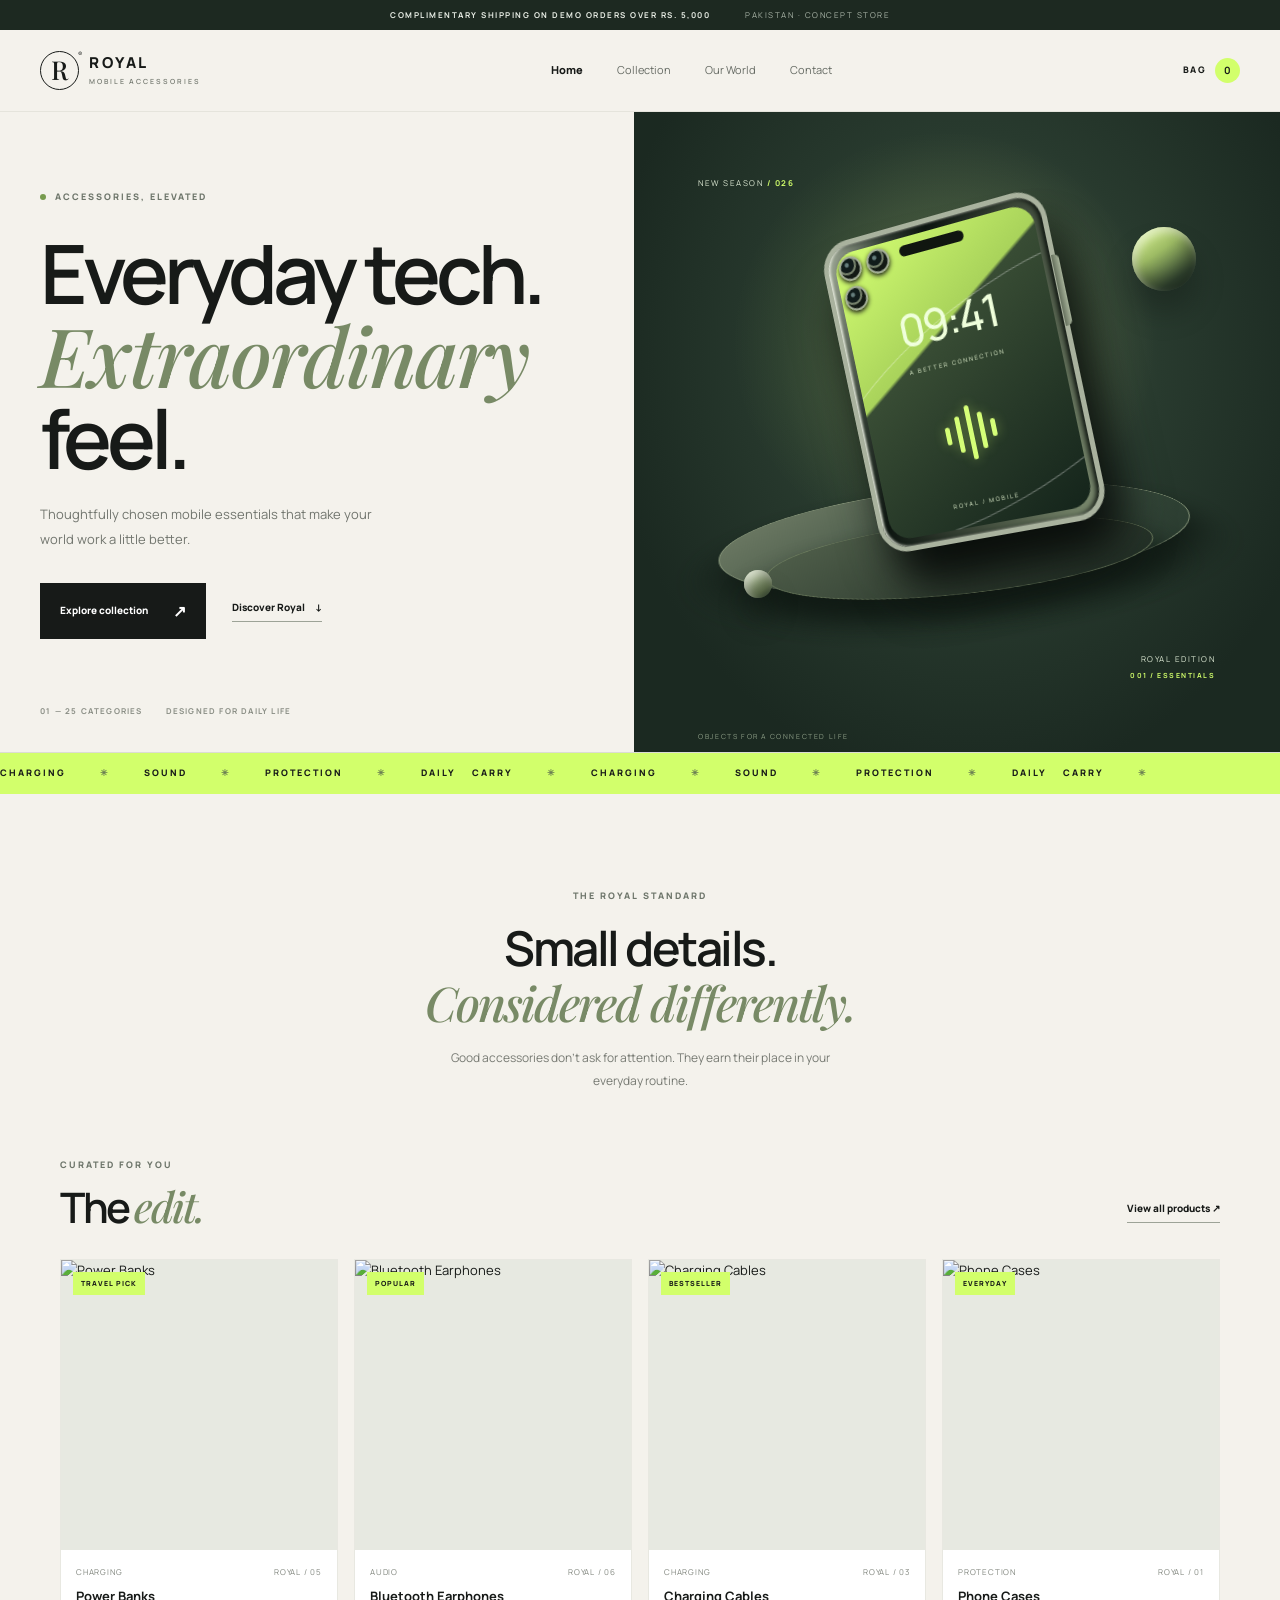
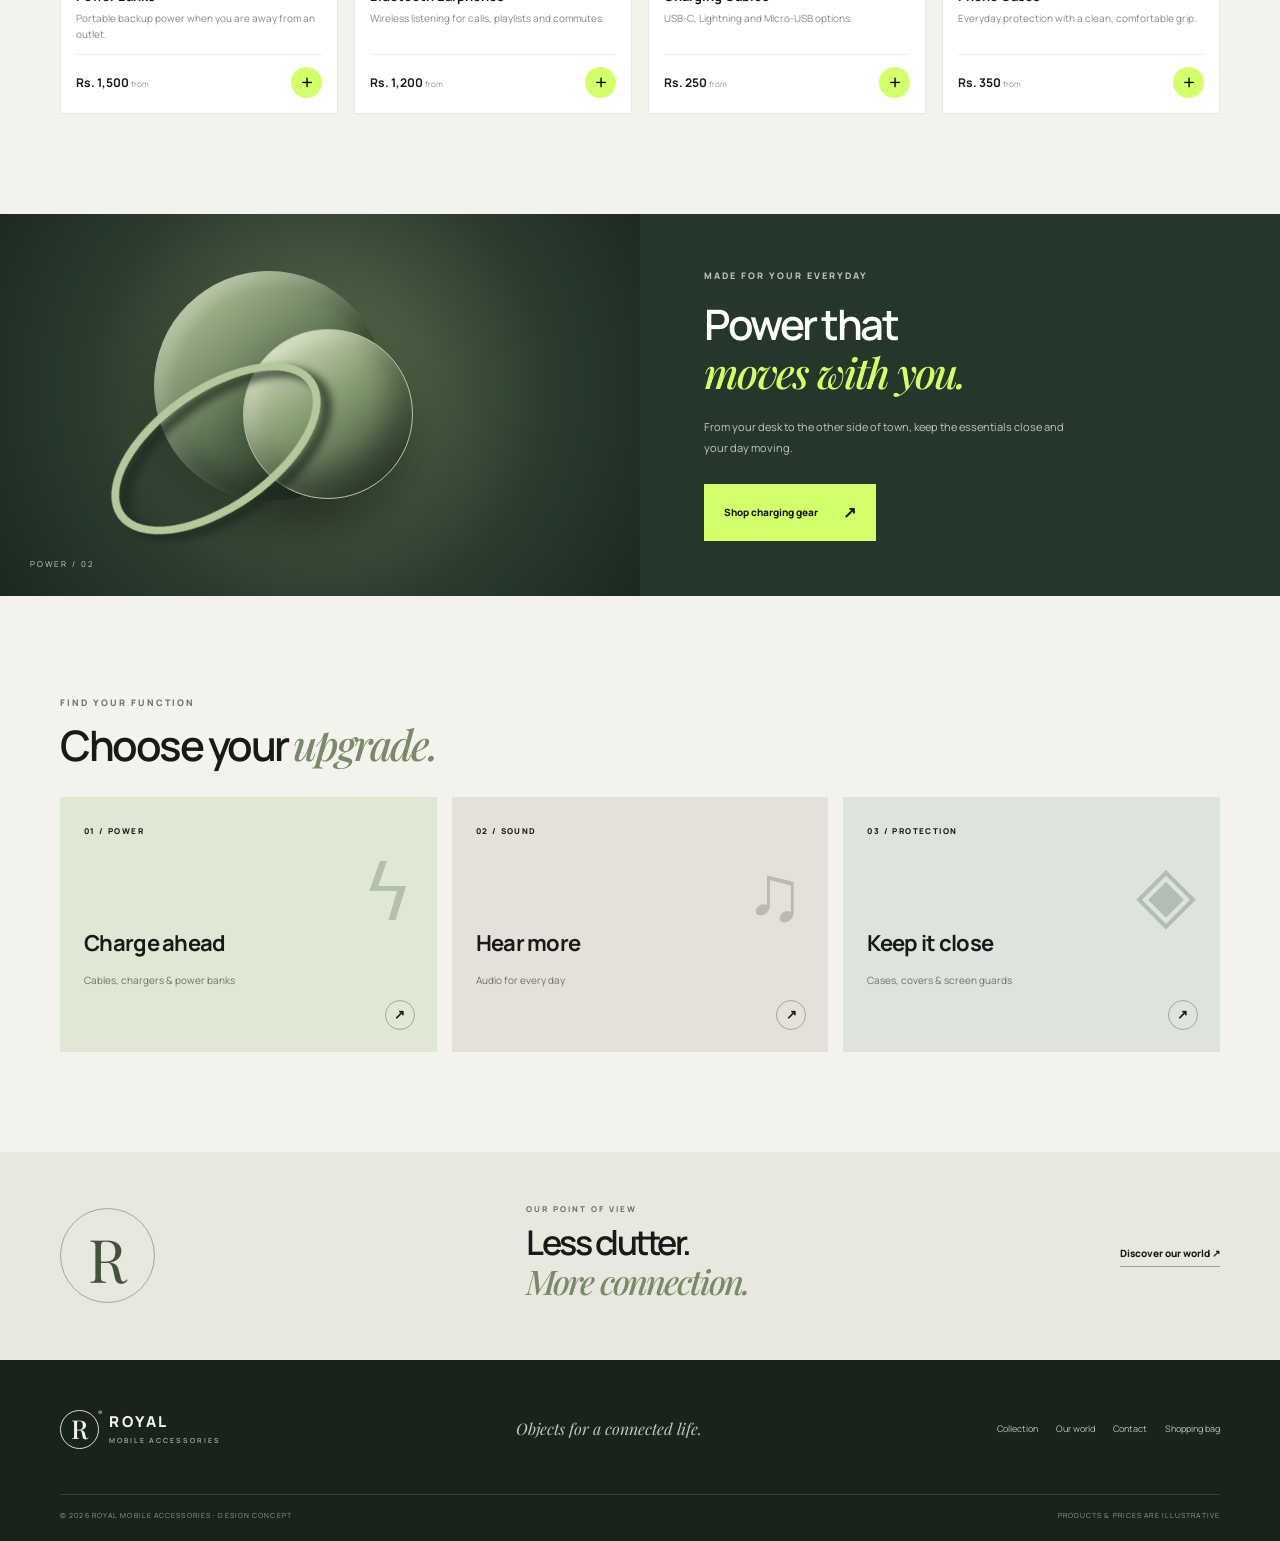
<file: index.html>
<!DOCTYPE html><html lang="en"><head>
<!-- htmlaunch:enhanced:v2 -->
<link rel="icon" type="image/svg+xml" href="data:image/svg+xml;utf8,%3Csvg%20xmlns%3D%22http%3A%2F%2Fwww.w3.org%2F2000%2Fsvg%22%20width%3D%2264%22%20height%3D%2264%22%20viewBox%3D%220%200%2064%2064%22%3E%3Cdefs%3E%3ClinearGradient%20id%3D%22g%22%20x1%3D%220%22%20y1%3D%220%22%20x2%3D%221%22%20y2%3D%221%22%3E%3Cstop%20offset%3D%220%25%22%20stop-color%3D%22hsl(327%2C72%25%2C58%25)%22%2F%3E%3Cstop%20offset%3D%22100%25%22%20stop-color%3D%22hsl(357%2C72%25%2C44%25)%22%2F%3E%3C%2FlinearGradient%3E%3C%2Fdefs%3E%3Crect%20width%3D%2264%22%20height%3D%2264%22%20rx%3D%2214%22%20fill%3D%22url(%23g)%22%2F%3E%3Ctext%20x%3D%2232%22%20y%3D%2246%22%20text-anchor%3D%22middle%22%20font-family%3D%22ui-sans-serif%2Csystem-ui%2C-apple-system%2CSegoe%20UI%2Csans-serif%22%20font-size%3D%2238%22%20font-weight%3D%22800%22%20fill%3D%22%23ffffff%22%3ER%3C%2Ftext%3E%3C%2Fsvg%3E">
<meta name="theme-color" content="#59147b">
<link rel="canonical" href="https://muzzi-cloud.github.io/royal-mobile-accessories-2/">
<meta property="og:type" content="website">
<meta property="og:site_name" content="ROYAL — Mobile Accessories">
<meta property="og:title" content="ROYAL — Mobile Accessories">
<meta property="og:description" content="Royal Mobile Accessories — premium mobile essentials.">
<meta property="og:url" content="https://muzzi-cloud.github.io/royal-mobile-accessories-2/">
<meta property="og:locale" content="en_US">
<meta property="og:image" content="https://s.wordpress.com/mshots/v1/https%3A%2F%2Fmuzzi-cloud.github.io%2Froyal-mobile-accessories-2%2F?w=1200&h=630">
<meta property="og:image:alt" content="ROYAL — Mobile Accessories">
<meta property="og:image:width" content="1200">
<meta property="og:image:height" content="630">
<meta name="twitter:card" content="summary_large_image">
<meta name="twitter:title" content="ROYAL — Mobile Accessories">
<meta name="twitter:description" content="Royal Mobile Accessories — premium mobile essentials.">
<meta name="twitter:image" content="https://s.wordpress.com/mshots/v1/https%3A%2F%2Fmuzzi-cloud.github.io%2Froyal-mobile-accessories-2%2F?w=1200&h=630">
<meta name="twitter:image:alt" content="ROYAL — Mobile Accessories">
<meta charset="UTF-8"><meta name="viewport" content="width=device-width,initial-scale=1"><meta name="description" content="Royal Mobile Accessories — premium mobile essentials."><title>ROYAL — Mobile Accessories</title><link rel="stylesheet" href="style.css"></head><body>
<div class="topline">COMPLIMENTARY SHIPPING ON DEMO ORDERS OVER RS. 5,000 <span>PAKISTAN · CONCEPT STORE</span></div>
<header class="header"><a class="logo" href="index.html"><span class="logo-icon">R<span>®</span></span><span>ROYAL<small>MOBILE ACCESSORIES</small></span></a><nav id="nav"><a class="active" href="index.html">Home</a><a href="shop.html">Collection</a><a href="about.html">Our World</a><a href="contact.html">Contact</a></nav><a class="bag" href="cart.html">BAG <b class="cart-count">0</b></a><button class="hamburger" onclick="document.getElementById('nav').classList.toggle('show')" aria-label="Open navigation">☰</button></header>
<main>
<section class="hero"><div class="hero-copy"><div class="eyebrow"><i></i> ACCESSORIES, ELEVATED</div><h1>Everyday tech.<br><em>Extraordinary</em><br>feel.</h1><p>Thoughtfully chosen mobile essentials that make your world work a little better.</p><div class="actions"><a class="button primary" href="shop.html">Explore collection <span>↗</span></a><a class="underlink" href="#featured">Discover Royal <span>↓</span></a></div><div class="hero-foot"><span>01 — 25 CATEGORIES</span><span>DESIGNED FOR DAILY LIFE</span></div></div>
<div class="hero-scene"><div class="scene-glow"></div><div class="floating-label label-top">NEW SEASON <b> / 026</b></div><div class="platform platform-back"></div><div class="platform platform-front"></div><div class="phone-shadow"></div><div class="phone-3d"><div class="phone-frame"><div class="phone-screen"><div class="screen-camera"></div><div class="screen-time">09:41</div><div class="screen-date">A BETTER CONNECTION</div><div class="screen-waves"><span></span><span></span><span></span><span></span><span></span></div><div class="screen-bottom">ROYAL / MOBILE</div></div><div class="phone-side"></div><div class="camera-lens l1"></div><div class="camera-lens l2"></div><div class="camera-lens l3"></div></div></div><div class="floating-orb orb-one"></div><div class="floating-orb orb-two"></div><div class="floating-label label-bottom"><span>ROYAL EDITION</span><b>001 / ESSENTIALS</b></div><div class="scene-caption">OBJECTS FOR A CONNECTED LIFE</div></div></section>
<div class="ticker"><div>CHARGING <span>✳</span> SOUND <span>✳</span> PROTECTION <span>✳</span> DAILY CARRY <span>✳</span> CHARGING <span>✳</span> SOUND <span>✳</span> PROTECTION <span>✳</span> DAILY CARRY <span>✳</span></div></div>
<section class="intro section-wrap"><div class="eyebrow">THE ROYAL STANDARD</div><h2>Small details.<br><em>Considered differently.</em></h2><p>Good accessories don’t ask for attention. They earn their place in your everyday routine.</p></section>
<section id="featured" class="featured section-wrap"><div class="section-head"><div><div class="eyebrow">CURATED FOR YOU</div><h2>The <em>edit.</em></h2></div><a class="underlink" href="shop.html">View all products ↗</a></div><div id="featured-products" class="product-grid"></div></section>
<section class="feature-banner"><div class="banner-art"><div class="disc disc-back"></div><div class="disc disc-front"></div><div class="banner-cable"></div><div class="banner-caption">POWER / 02</div></div><div class="banner-copy"><div class="eyebrow">MADE FOR YOUR EVERYDAY</div><h2>Power that<br><em>moves with you.</em></h2><p>From your desk to the other side of town, keep the essentials close and your day moving.</p><a class="button light" href="shop.html?category=Charging">Shop charging gear <span>↗</span></a></div></section>
<section class="categories section-wrap"><div class="section-head"><div><div class="eyebrow">FIND YOUR FUNCTION</div><h2>Choose your <em>upgrade.</em></h2></div></div><div class="category-row"><a href="shop.html?category=Charging" class="category-tile tile-1"><span>01 / POWER</span><div class="cat-art power-art">ϟ</div><h3>Charge ahead</h3><p>Cables, chargers & power banks</p><b>↗</b></a><a href="shop.html?category=Audio" class="category-tile tile-2"><span>02 / SOUND</span><div class="cat-art sound-art">♫</div><h3>Hear more</h3><p>Audio for every day</p><b>↗</b></a><a href="shop.html?category=Protection" class="category-tile tile-3"><span>03 / PROTECTION</span><div class="cat-art protect-art">◈</div><h3>Keep it close</h3><p>Cases, covers & screen guards</p><b>↗</b></a></div></section>
<section class="brand-note"><div class="brand-note-mark">R</div><div><div class="eyebrow">OUR POINT OF VIEW</div><h2>Less clutter.<br><em>More connection.</em></h2></div><a class="underlink" href="about.html">Discover our world ↗</a></section>
</main><footer class="footer"><div class="footer-top"><a class="logo footer-logo" href="index.html"><span class="logo-icon">R<span>®</span></span><span>ROYAL<small>MOBILE ACCESSORIES</small></span></a><p>Objects for a connected life.</p><div class="footer-links"><a href="shop.html">Collection</a><a href="about.html">Our world</a><a href="contact.html">Contact</a><a href="cart.html">Shopping bag</a></div></div><div class="footer-bottom"><span>© 2026 ROYAL MOBILE ACCESSORIES · DESIGN CONCEPT</span><span>PRODUCTS & PRICES ARE ILLUSTRATIVE</span></div></footer><div id="toast" class="toast" role="status"></div><script src="products.js"></script><script src="app.js"></script></body></html>
</file>
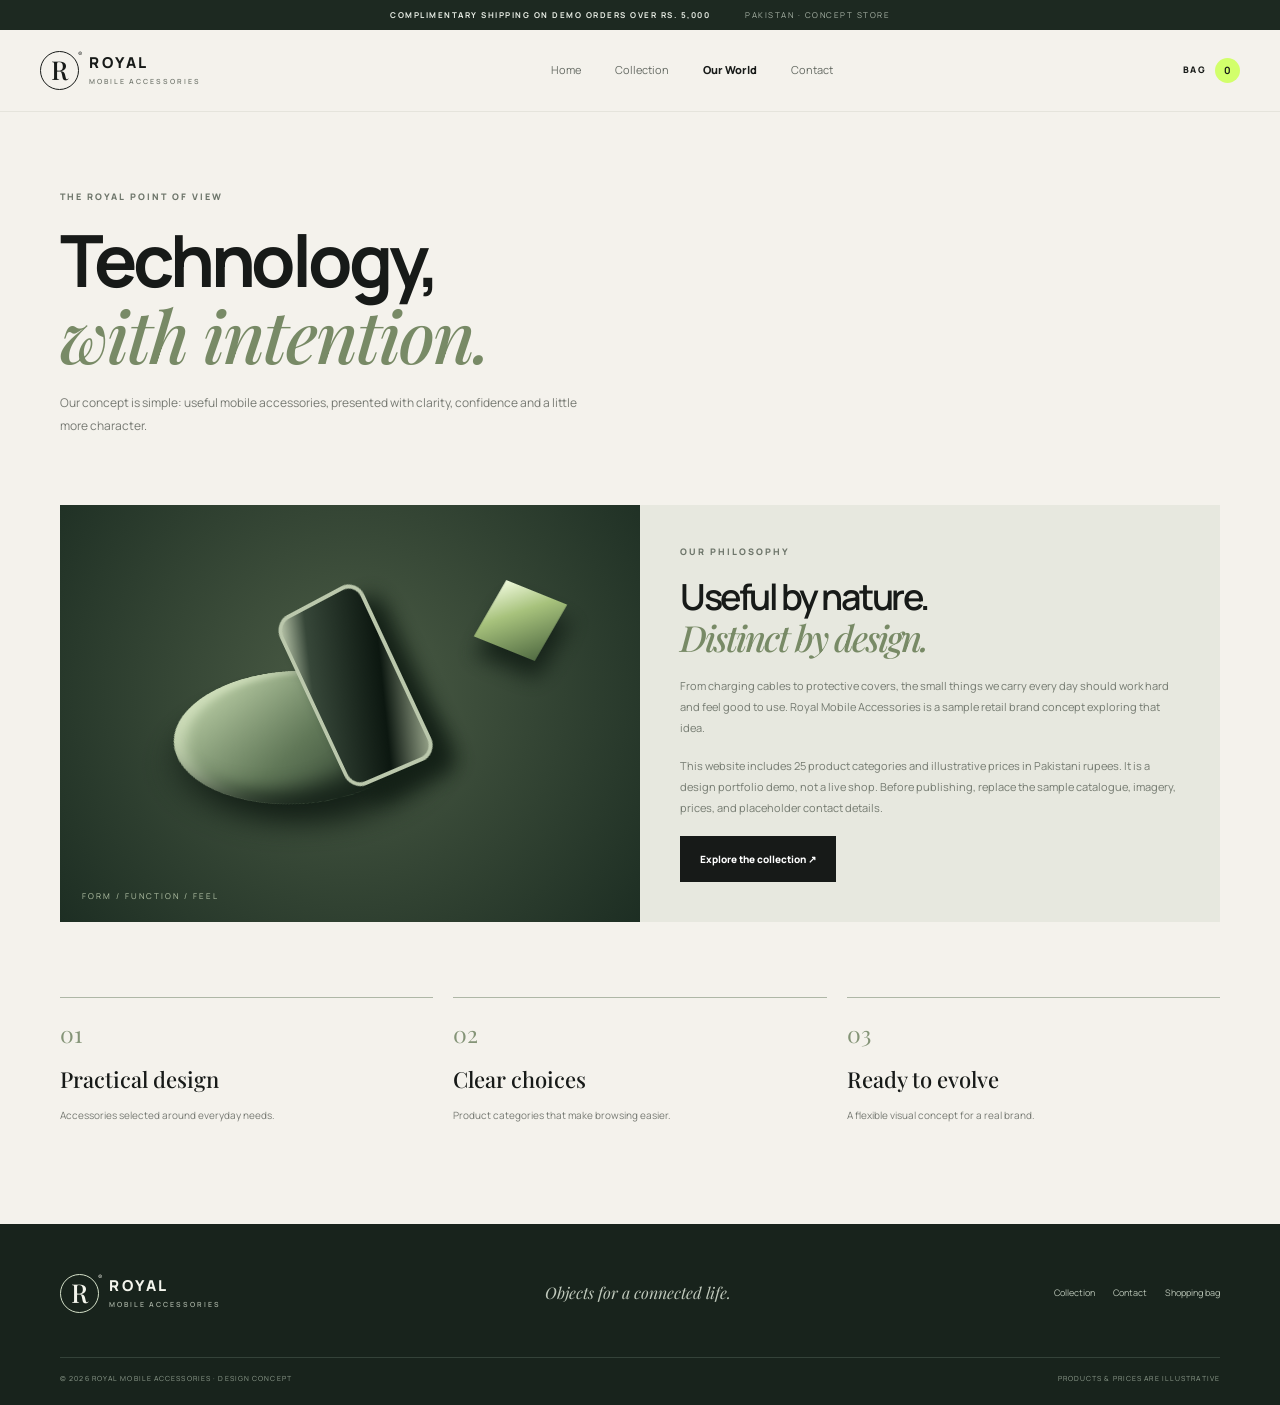
<file: about.html>
<!DOCTYPE html><html lang="en"><head>
<!-- htmlaunch:enhanced:v2 -->
<link rel="icon" type="image/svg+xml" href="data:image/svg+xml;utf8,%3Csvg%20xmlns%3D%22http%3A%2F%2Fwww.w3.org%2F2000%2Fsvg%22%20width%3D%2264%22%20height%3D%2264%22%20viewBox%3D%220%200%2064%2064%22%3E%3Cdefs%3E%3ClinearGradient%20id%3D%22g%22%20x1%3D%220%22%20y1%3D%220%22%20x2%3D%221%22%20y2%3D%221%22%3E%3Cstop%20offset%3D%220%25%22%20stop-color%3D%22hsl(329%2C72%25%2C58%25)%22%2F%3E%3Cstop%20offset%3D%22100%25%22%20stop-color%3D%22hsl(359%2C72%25%2C44%25)%22%2F%3E%3C%2FlinearGradient%3E%3C%2Fdefs%3E%3Crect%20width%3D%2264%22%20height%3D%2264%22%20rx%3D%2214%22%20fill%3D%22url(%23g)%22%2F%3E%3Ctext%20x%3D%2232%22%20y%3D%2246%22%20text-anchor%3D%22middle%22%20font-family%3D%22ui-sans-serif%2Csystem-ui%2C-apple-system%2CSegoe%20UI%2Csans-serif%22%20font-size%3D%2238%22%20font-weight%3D%22800%22%20fill%3D%22%23ffffff%22%3EW%3C%2Ftext%3E%3C%2Fsvg%3E">
<meta name="theme-color" content="#59147b">
<meta name="description" content="Our World — ROYAL | deployed with HTMLaunch">
<link rel="canonical" href="https://muzzi-cloud.github.io/royal-mobile-accessories-2/">
<meta property="og:type" content="website">
<meta property="og:site_name" content="Our World — ROYAL">
<meta property="og:title" content="Our World — ROYAL">
<meta property="og:description" content="Our World — ROYAL | deployed with HTMLaunch">
<meta property="og:url" content="https://muzzi-cloud.github.io/royal-mobile-accessories-2/">
<meta property="og:locale" content="en_US">
<meta property="og:image" content="https://s.wordpress.com/mshots/v1/https%3A%2F%2Fmuzzi-cloud.github.io%2Froyal-mobile-accessories-2%2F?w=1200&h=630">
<meta property="og:image:alt" content="Our World — ROYAL">
<meta property="og:image:width" content="1200">
<meta property="og:image:height" content="630">
<meta name="twitter:card" content="summary_large_image">
<meta name="twitter:title" content="Our World — ROYAL">
<meta name="twitter:description" content="Our World — ROYAL | deployed with HTMLaunch">
<meta name="twitter:image" content="https://s.wordpress.com/mshots/v1/https%3A%2F%2Fmuzzi-cloud.github.io%2Froyal-mobile-accessories-2%2F?w=1200&h=630">
<meta name="twitter:image:alt" content="Our World — ROYAL">
<meta charset="UTF-8"><meta name="viewport" content="width=device-width,initial-scale=1"><title>Our World — ROYAL</title><link rel="stylesheet" href="style.css"></head><body><div class="topline">COMPLIMENTARY SHIPPING ON DEMO ORDERS OVER RS. 5,000 <span>PAKISTAN · CONCEPT STORE</span></div><header class="header"><a class="logo" href="index.html"><span class="logo-icon">R<span>®</span></span><span>ROYAL<small>MOBILE ACCESSORIES</small></span></a><nav id="nav"><a href="index.html">Home</a><a href="shop.html">Collection</a><a class="active" href="about.html">Our World</a><a href="contact.html">Contact</a></nav><a class="bag" href="cart.html">BAG <b class="cart-count">0</b></a><button class="hamburger" onclick="document.getElementById('nav').classList.toggle('show')" aria-label="Open navigation">☰</button></header><main><section class="page-title"><div class="eyebrow">THE ROYAL POINT OF VIEW</div><h1>Technology,<br><em>with intention.</em></h1><p>Our concept is simple: useful mobile accessories, presented with clarity, confidence and a little more character.</p></section><section class="about-scene"><div class="about-3d"><div class="about-disc"></div><div class="about-phone"></div><div class="about-cube"></div><span>FORM / FUNCTION / FEEL</span></div><div class="about-copy"><div class="eyebrow">OUR PHILOSOPHY</div><h2>Useful by nature.<br><em>Distinct by design.</em></h2><p>From charging cables to protective covers, the small things we carry every day should work hard and feel good to use. Royal Mobile Accessories is a sample retail brand concept exploring that idea.</p><p>This website includes 25 product categories and illustrative prices in Pakistani rupees. It is a design portfolio demo, not a live shop. Before publishing, replace the sample catalogue, imagery, prices, and placeholder contact details.</p><a class="button primary" href="shop.html">Explore the collection ↗</a></div></section><section class="values"><div><span>01</span><h3>Practical design</h3><p>Accessories selected around everyday needs.</p></div><div><span>02</span><h3>Clear choices</h3><p>Product categories that make browsing easier.</p></div><div><span>03</span><h3>Ready to evolve</h3><p>A flexible visual concept for a real brand.</p></div></section></main><footer class="footer"><div class="footer-top"><a class="logo footer-logo" href="index.html"><span class="logo-icon">R<span>®</span></span><span>ROYAL<small>MOBILE ACCESSORIES</small></span></a><p>Objects for a connected life.</p><div class="footer-links"><a href="shop.html">Collection</a><a href="contact.html">Contact</a><a href="cart.html">Shopping bag</a></div></div><div class="footer-bottom"><span>© 2026 ROYAL MOBILE ACCESSORIES · DESIGN CONCEPT</span><span>PRODUCTS & PRICES ARE ILLUSTRATIVE</span></div></footer><script src="products.js"></script><script src="app.js"></script></body></html>
</file>
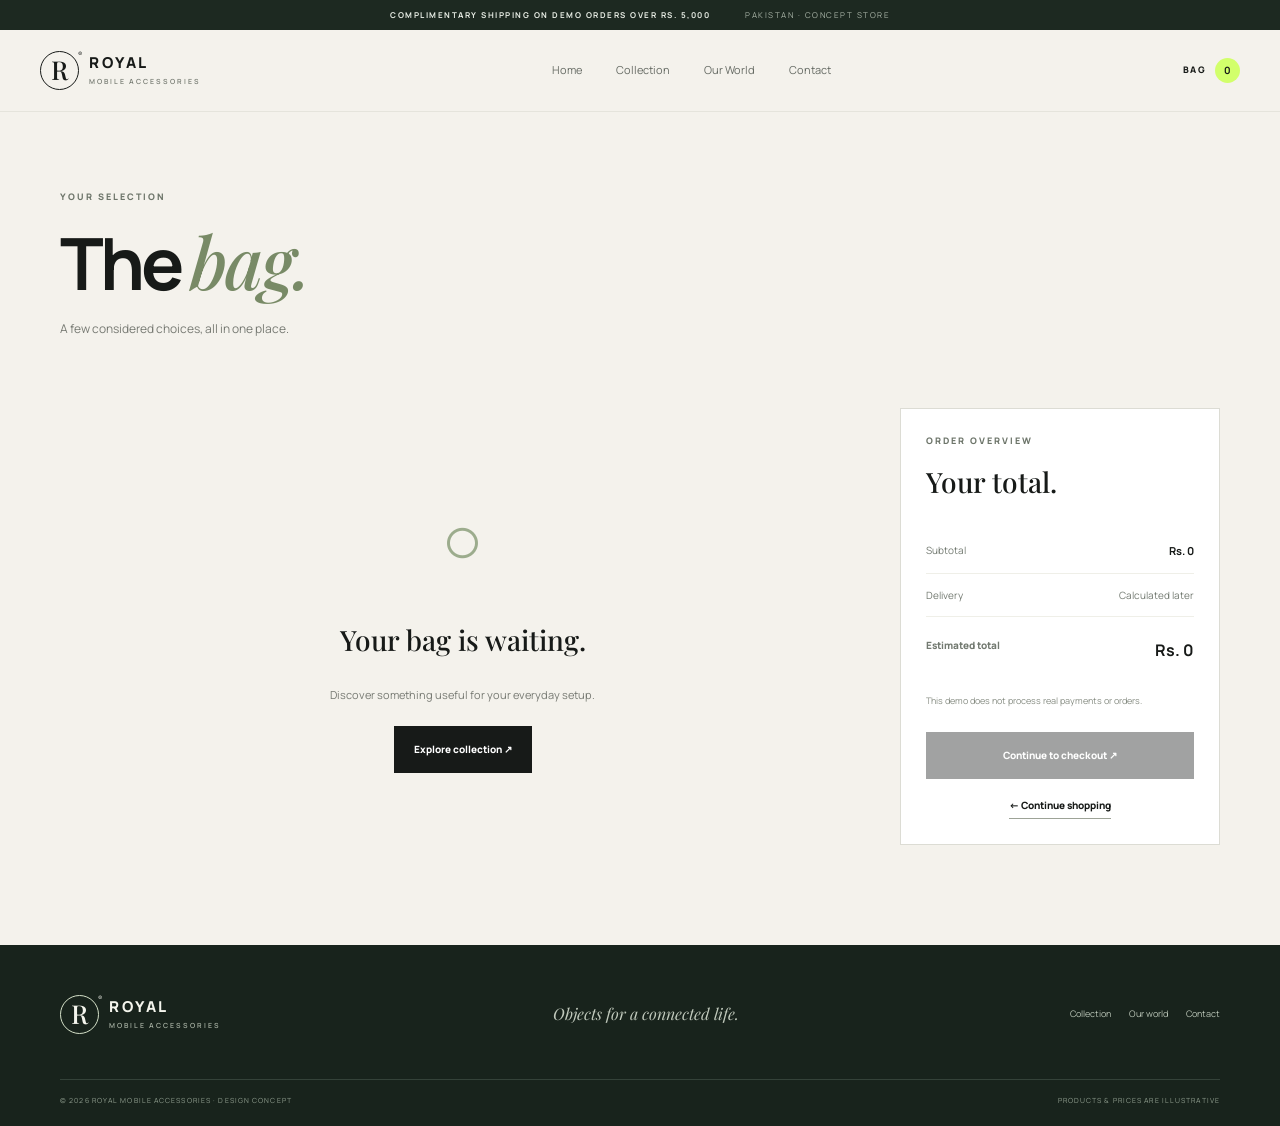
<file: cart.html>
<!DOCTYPE html><html lang="en"><head>
<!-- htmlaunch:enhanced:v2 -->
<link rel="icon" type="image/svg+xml" href="data:image/svg+xml;utf8,%3Csvg%20xmlns%3D%22http%3A%2F%2Fwww.w3.org%2F2000%2Fsvg%22%20width%3D%2264%22%20height%3D%2264%22%20viewBox%3D%220%200%2064%2064%22%3E%3Cdefs%3E%3ClinearGradient%20id%3D%22g%22%20x1%3D%220%22%20y1%3D%220%22%20x2%3D%221%22%20y2%3D%221%22%3E%3Cstop%20offset%3D%220%25%22%20stop-color%3D%22hsl(187%2C72%25%2C58%25)%22%2F%3E%3Cstop%20offset%3D%22100%25%22%20stop-color%3D%22hsl(217%2C72%25%2C44%25)%22%2F%3E%3C%2FlinearGradient%3E%3C%2Fdefs%3E%3Crect%20width%3D%2264%22%20height%3D%2264%22%20rx%3D%2214%22%20fill%3D%22url(%23g)%22%2F%3E%3Ctext%20x%3D%2232%22%20y%3D%2246%22%20text-anchor%3D%22middle%22%20font-family%3D%22ui-sans-serif%2Csystem-ui%2C-apple-system%2CSegoe%20UI%2Csans-serif%22%20font-size%3D%2238%22%20font-weight%3D%22800%22%20fill%3D%22%23ffffff%22%3ES%3C%2Ftext%3E%3C%2Fsvg%3E">
<meta name="theme-color" content="#59147b">
<meta name="description" content="Shopping Bag — ROYAL | deployed with HTMLaunch">
<link rel="canonical" href="https://muzzi-cloud.github.io/royal-mobile-accessories-2/">
<meta property="og:type" content="website">
<meta property="og:site_name" content="Shopping Bag — ROYAL">
<meta property="og:title" content="Shopping Bag — ROYAL">
<meta property="og:description" content="Shopping Bag — ROYAL | deployed with HTMLaunch">
<meta property="og:url" content="https://muzzi-cloud.github.io/royal-mobile-accessories-2/">
<meta property="og:locale" content="en_US">
<meta property="og:image" content="https://s.wordpress.com/mshots/v1/https%3A%2F%2Fmuzzi-cloud.github.io%2Froyal-mobile-accessories-2%2F?w=1200&h=630">
<meta property="og:image:alt" content="Shopping Bag — ROYAL">
<meta property="og:image:width" content="1200">
<meta property="og:image:height" content="630">
<meta name="twitter:card" content="summary_large_image">
<meta name="twitter:title" content="Shopping Bag — ROYAL">
<meta name="twitter:description" content="Shopping Bag — ROYAL | deployed with HTMLaunch">
<meta name="twitter:image" content="https://s.wordpress.com/mshots/v1/https%3A%2F%2Fmuzzi-cloud.github.io%2Froyal-mobile-accessories-2%2F?w=1200&h=630">
<meta name="twitter:image:alt" content="Shopping Bag — ROYAL">
<meta charset="UTF-8"><meta name="viewport" content="width=device-width,initial-scale=1"><title>Shopping Bag — ROYAL</title><link rel="stylesheet" href="style.css"></head><body><div class="topline">COMPLIMENTARY SHIPPING ON DEMO ORDERS OVER RS. 5,000 <span>PAKISTAN · CONCEPT STORE</span></div><header class="header"><a class="logo" href="index.html"><span class="logo-icon">R<span>®</span></span><span>ROYAL<small>MOBILE ACCESSORIES</small></span></a><nav id="nav"><a href="index.html">Home</a><a href="shop.html">Collection</a><a href="about.html">Our World</a><a href="contact.html">Contact</a></nav><a class="bag" href="cart.html">BAG <b class="cart-count">0</b></a><button class="hamburger" onclick="document.getElementById('nav').classList.toggle('show')" aria-label="Open navigation">☰</button></header><main><section class="page-title"><div class="eyebrow">YOUR SELECTION</div><h1>The <em>bag.</em></h1><p>A few considered choices, all in one place.</p></section><section class="cart-layout"><div id="cart-items" class="cart-items"></div><aside class="summary"><div class="eyebrow">ORDER OVERVIEW</div><h2>Your total.</h2><div class="sumline"><span>Subtotal</span><b id="cart-subtotal">Rs. 0</b></div><div class="sumline"><span>Delivery</span><span>Calculated later</span></div><div class="sumline total"><span>Estimated total</span><b id="cart-total">Rs. 0</b></div><p>This demo does not process real payments or orders.</p><a id="checkout-link" class="button primary wide" href="checkout.html">Continue to checkout ↗</a><a class="underlink center" href="shop.html">← Continue shopping</a></aside></section></main><footer class="footer"><div class="footer-top"><a class="logo footer-logo" href="index.html"><span class="logo-icon">R<span>®</span></span><span>ROYAL<small>MOBILE ACCESSORIES</small></span></a><p>Objects for a connected life.</p><div class="footer-links"><a href="shop.html">Collection</a><a href="about.html">Our world</a><a href="contact.html">Contact</a></div></div><div class="footer-bottom"><span>© 2026 ROYAL MOBILE ACCESSORIES · DESIGN CONCEPT</span><span>PRODUCTS & PRICES ARE ILLUSTRATIVE</span></div></footer><div id="toast" class="toast"></div><script src="products.js"></script><script src="app.js"></script></body></html>
</file>
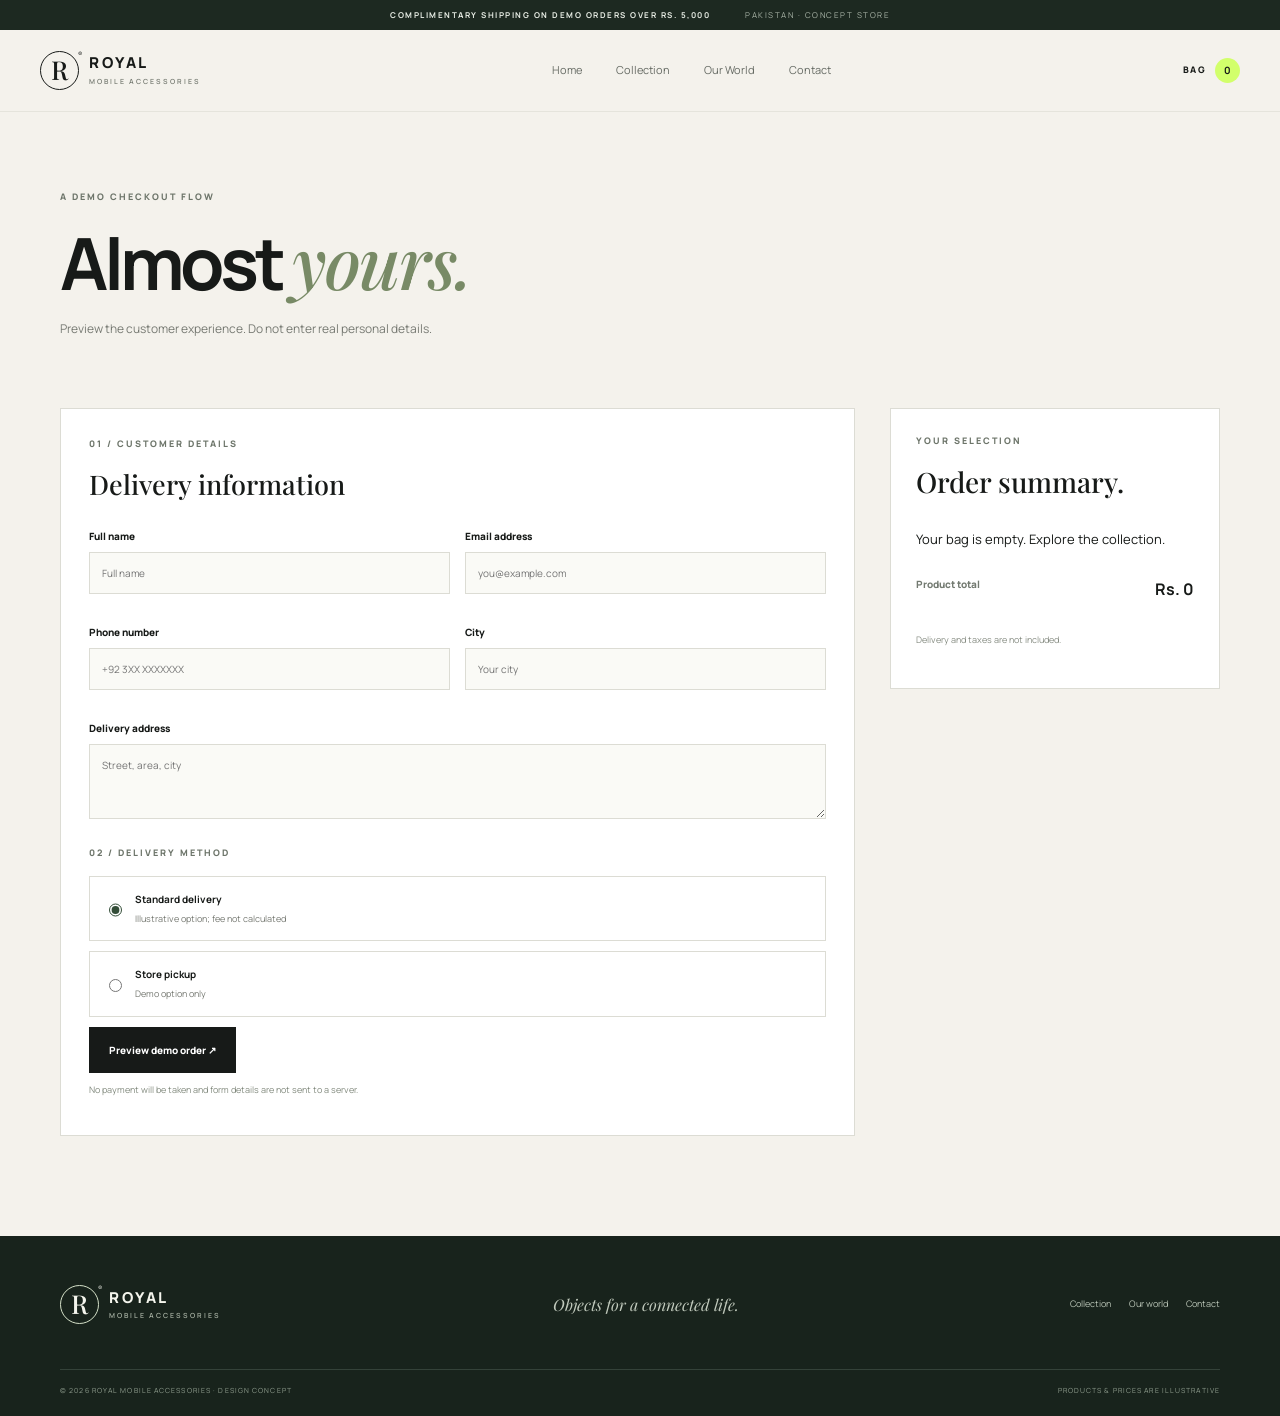
<file: checkout.html>
<!DOCTYPE html><html lang="en"><head>
<!-- htmlaunch:enhanced:v2 -->
<link rel="icon" type="image/svg+xml" href="data:image/svg+xml;utf8,%3Csvg%20xmlns%3D%22http%3A%2F%2Fwww.w3.org%2F2000%2Fsvg%22%20width%3D%2264%22%20height%3D%2264%22%20viewBox%3D%220%200%2064%2064%22%3E%3Cdefs%3E%3ClinearGradient%20id%3D%22g%22%20x1%3D%220%22%20y1%3D%220%22%20x2%3D%221%22%20y2%3D%221%22%3E%3Cstop%20offset%3D%220%25%22%20stop-color%3D%22hsl(353%2C72%25%2C58%25)%22%2F%3E%3Cstop%20offset%3D%22100%25%22%20stop-color%3D%22hsl(23%2C72%25%2C44%25)%22%2F%3E%3C%2FlinearGradient%3E%3C%2Fdefs%3E%3Crect%20width%3D%2264%22%20height%3D%2264%22%20rx%3D%2214%22%20fill%3D%22url(%23g)%22%2F%3E%3Ctext%20x%3D%2232%22%20y%3D%2246%22%20text-anchor%3D%22middle%22%20font-family%3D%22ui-sans-serif%2Csystem-ui%2C-apple-system%2CSegoe%20UI%2Csans-serif%22%20font-size%3D%2238%22%20font-weight%3D%22800%22%20fill%3D%22%23ffffff%22%3EC%3C%2Ftext%3E%3C%2Fsvg%3E">
<meta name="theme-color" content="#59147b">
<meta name="description" content="Checkout Preview — ROYAL | deployed with HTMLaunch">
<link rel="canonical" href="https://muzzi-cloud.github.io/royal-mobile-accessories-2/">
<meta property="og:type" content="website">
<meta property="og:site_name" content="Checkout Preview — ROYAL">
<meta property="og:title" content="Checkout Preview — ROYAL">
<meta property="og:description" content="Checkout Preview — ROYAL | deployed with HTMLaunch">
<meta property="og:url" content="https://muzzi-cloud.github.io/royal-mobile-accessories-2/">
<meta property="og:locale" content="en_US">
<meta property="og:image" content="https://s.wordpress.com/mshots/v1/https%3A%2F%2Fmuzzi-cloud.github.io%2Froyal-mobile-accessories-2%2F?w=1200&h=630">
<meta property="og:image:alt" content="Checkout Preview — ROYAL">
<meta property="og:image:width" content="1200">
<meta property="og:image:height" content="630">
<meta name="twitter:card" content="summary_large_image">
<meta name="twitter:title" content="Checkout Preview — ROYAL">
<meta name="twitter:description" content="Checkout Preview — ROYAL | deployed with HTMLaunch">
<meta name="twitter:image" content="https://s.wordpress.com/mshots/v1/https%3A%2F%2Fmuzzi-cloud.github.io%2Froyal-mobile-accessories-2%2F?w=1200&h=630">
<meta name="twitter:image:alt" content="Checkout Preview — ROYAL">
<meta charset="UTF-8"><meta name="viewport" content="width=device-width,initial-scale=1"><title>Checkout Preview — ROYAL</title><link rel="stylesheet" href="style.css"></head><body><div class="topline">COMPLIMENTARY SHIPPING ON DEMO ORDERS OVER RS. 5,000 <span>PAKISTAN · CONCEPT STORE</span></div><header class="header"><a class="logo" href="index.html"><span class="logo-icon">R<span>®</span></span><span>ROYAL<small>MOBILE ACCESSORIES</small></span></a><nav id="nav"><a href="index.html">Home</a><a href="shop.html">Collection</a><a href="about.html">Our World</a><a href="contact.html">Contact</a></nav><a class="bag" href="cart.html">BAG <b class="cart-count">0</b></a><button class="hamburger" onclick="document.getElementById('nav').classList.toggle('show')" aria-label="Open navigation">☰</button></header><main><section class="page-title"><div class="eyebrow">A DEMO CHECKOUT FLOW</div><h1>Almost <em>yours.</em></h1><p>Preview the customer experience. Do not enter real personal details.</p></section><section class="checkout-layout"><form id="checkout-form" class="checkout-form"><div class="eyebrow">01 / CUSTOMER DETAILS</div><h2>Delivery information</h2><div class="form-grid"><label>Full name<input name="name" required placeholder="Full name"></label><label>Email address<input name="email" type="email" required placeholder="you@example.com"></label><label>Phone number<input name="phone" required placeholder="+92 3XX XXXXXXX"></label><label>City<input name="city" required placeholder="Your city"></label><label class="full">Delivery address<textarea name="address" rows="3" required placeholder="Street, area, city"></textarea></label></div><div class="eyebrow sub-eye">02 / DELIVERY METHOD</div><label class="radio"><input type="radio" name="delivery" checked value="standard"><span><b>Standard delivery</b><small>Illustrative option; fee not calculated</small></span></label><label class="radio"><input type="radio" name="delivery" value="pickup"><span><b>Store pickup</b><small>Demo option only</small></span></label><button class="button primary" type="submit">Preview demo order ↗</button><p class="form-note">No payment will be taken and form details are not sent to a server.</p></form><aside class="summary"><div class="eyebrow">YOUR SELECTION</div><h2>Order summary.</h2><div id="checkout-items"></div><div class="sumline total"><span>Product total</span><b id="checkout-total">Rs. 0</b></div><p>Delivery and taxes are not included.</p></aside></section><div id="checkout-result" class="demo-result" hidden></div></main><footer class="footer"><div class="footer-top"><a class="logo footer-logo" href="index.html"><span class="logo-icon">R<span>®</span></span><span>ROYAL<small>MOBILE ACCESSORIES</small></span></a><p>Objects for a connected life.</p><div class="footer-links"><a href="shop.html">Collection</a><a href="about.html">Our world</a><a href="contact.html">Contact</a></div></div><div class="footer-bottom"><span>© 2026 ROYAL MOBILE ACCESSORIES · DESIGN CONCEPT</span><span>PRODUCTS & PRICES ARE ILLUSTRATIVE</span></div></footer><script src="products.js"></script><script src="app.js"></script></body></html>
</file>
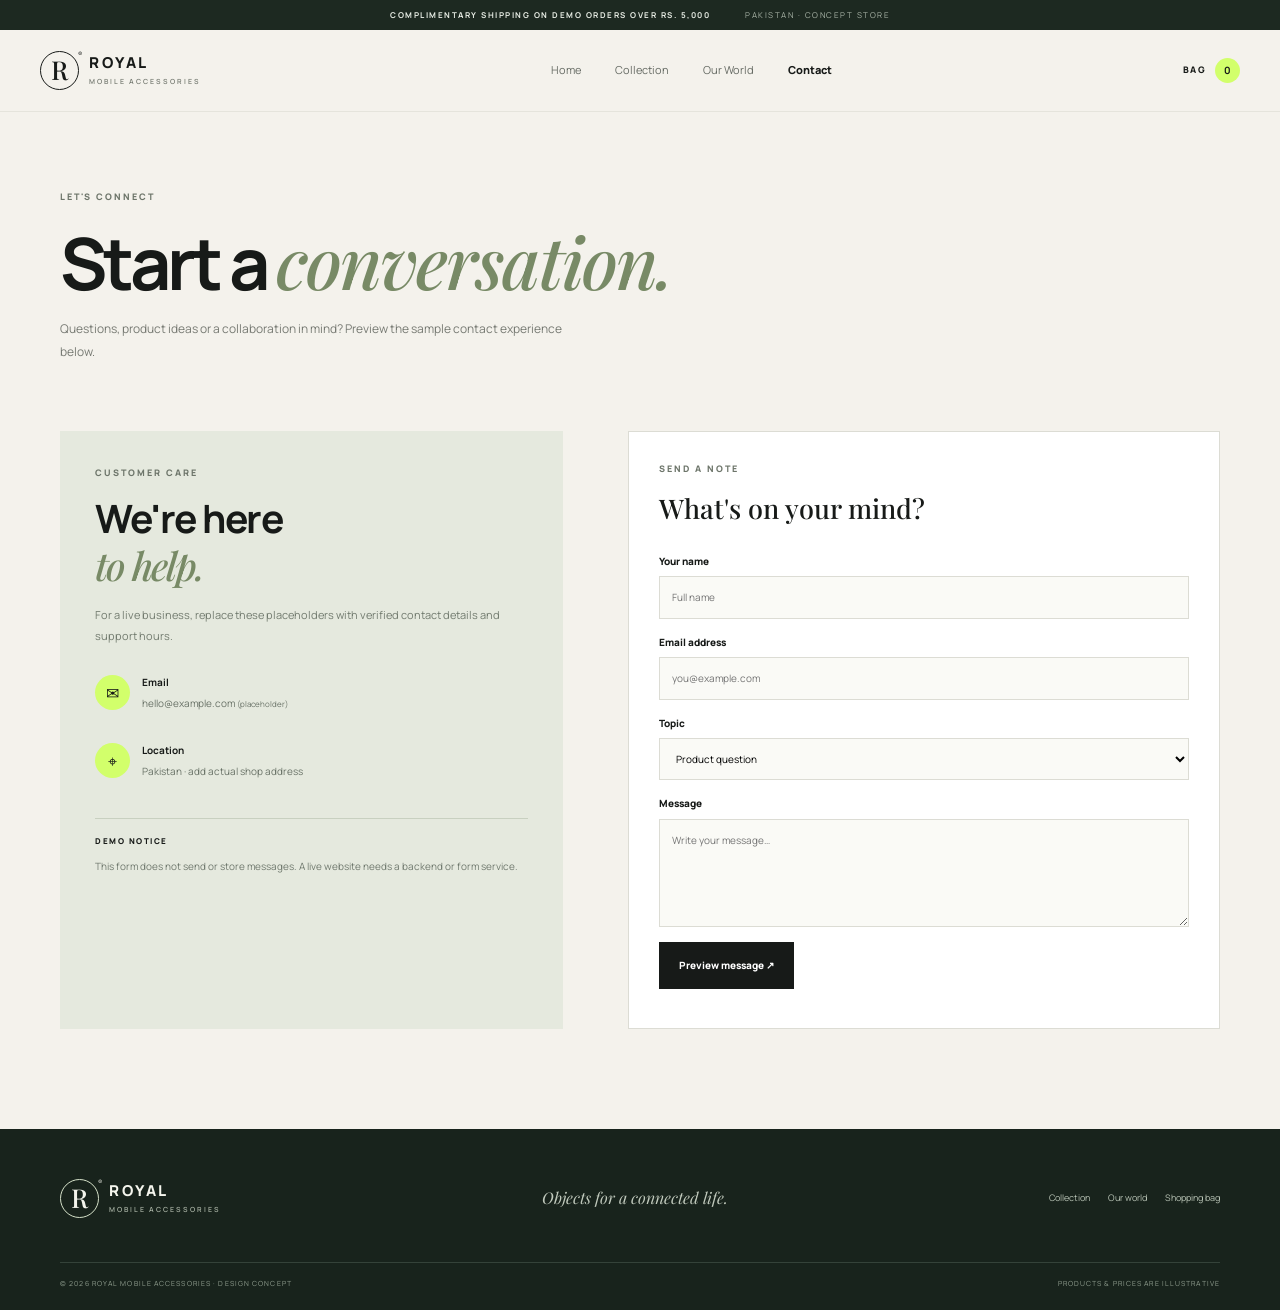
<file: contact.html>
<!DOCTYPE html><html lang="en"><head>
<!-- htmlaunch:enhanced:v2 -->
<link rel="icon" type="image/svg+xml" href="data:image/svg+xml;utf8,%3Csvg%20xmlns%3D%22http%3A%2F%2Fwww.w3.org%2F2000%2Fsvg%22%20width%3D%2264%22%20height%3D%2264%22%20viewBox%3D%220%200%2064%2064%22%3E%3Cdefs%3E%3ClinearGradient%20id%3D%22g%22%20x1%3D%220%22%20y1%3D%220%22%20x2%3D%221%22%20y2%3D%221%22%3E%3Cstop%20offset%3D%220%25%22%20stop-color%3D%22hsl(157%2C72%25%2C58%25)%22%2F%3E%3Cstop%20offset%3D%22100%25%22%20stop-color%3D%22hsl(187%2C72%25%2C44%25)%22%2F%3E%3C%2FlinearGradient%3E%3C%2Fdefs%3E%3Crect%20width%3D%2264%22%20height%3D%2264%22%20rx%3D%2214%22%20fill%3D%22url(%23g)%22%2F%3E%3Ctext%20x%3D%2232%22%20y%3D%2246%22%20text-anchor%3D%22middle%22%20font-family%3D%22ui-sans-serif%2Csystem-ui%2C-apple-system%2CSegoe%20UI%2Csans-serif%22%20font-size%3D%2238%22%20font-weight%3D%22800%22%20fill%3D%22%23ffffff%22%3EC%3C%2Ftext%3E%3C%2Fsvg%3E">
<meta name="theme-color" content="#59147b">
<meta name="description" content="Contact — ROYAL | deployed with HTMLaunch">
<link rel="canonical" href="https://muzzi-cloud.github.io/royal-mobile-accessories-2/">
<meta property="og:type" content="website">
<meta property="og:site_name" content="Contact — ROYAL">
<meta property="og:title" content="Contact — ROYAL">
<meta property="og:description" content="Contact — ROYAL | deployed with HTMLaunch">
<meta property="og:url" content="https://muzzi-cloud.github.io/royal-mobile-accessories-2/">
<meta property="og:locale" content="en_US">
<meta property="og:image" content="https://s.wordpress.com/mshots/v1/https%3A%2F%2Fmuzzi-cloud.github.io%2Froyal-mobile-accessories-2%2F?w=1200&h=630">
<meta property="og:image:alt" content="Contact — ROYAL">
<meta property="og:image:width" content="1200">
<meta property="og:image:height" content="630">
<meta name="twitter:card" content="summary_large_image">
<meta name="twitter:title" content="Contact — ROYAL">
<meta name="twitter:description" content="Contact — ROYAL | deployed with HTMLaunch">
<meta name="twitter:image" content="https://s.wordpress.com/mshots/v1/https%3A%2F%2Fmuzzi-cloud.github.io%2Froyal-mobile-accessories-2%2F?w=1200&h=630">
<meta name="twitter:image:alt" content="Contact — ROYAL">
<meta charset="UTF-8"><meta name="viewport" content="width=device-width,initial-scale=1"><title>Contact — ROYAL</title><link rel="stylesheet" href="style.css"></head><body><div class="topline">COMPLIMENTARY SHIPPING ON DEMO ORDERS OVER RS. 5,000 <span>PAKISTAN · CONCEPT STORE</span></div><header class="header"><a class="logo" href="index.html"><span class="logo-icon">R<span>®</span></span><span>ROYAL<small>MOBILE ACCESSORIES</small></span></a><nav id="nav"><a href="index.html">Home</a><a href="shop.html">Collection</a><a href="about.html">Our World</a><a class="active" href="contact.html">Contact</a></nav><a class="bag" href="cart.html">BAG <b class="cart-count">0</b></a><button class="hamburger" onclick="document.getElementById('nav').classList.toggle('show')" aria-label="Open navigation">☰</button></header><main><section class="page-title"><div class="eyebrow">LET'S CONNECT</div><h1>Start a <em>conversation.</em></h1><p>Questions, product ideas or a collaboration in mind? Preview the sample contact experience below.</p></section><section class="contact-layout"><div class="contact-info"><div class="eyebrow">CUSTOMER CARE</div><h2>We're here<br><em>to help.</em></h2><p>For a live business, replace these placeholders with verified contact details and support hours.</p><div class="contact-detail"><span>✉</span><div><b>Email</b><p>hello@example.com <small>(placeholder)</small></p></div></div><div class="contact-detail"><span>⌖</span><div><b>Location</b><p>Pakistan · add actual shop address</p></div></div><div class="contact-warning">DEMO NOTICE <p>This form does not send or store messages. A live website needs a backend or form service.</p></div></div><form id="contact-form" class="contact-form"><div class="eyebrow">SEND A NOTE</div><h2>What's on your mind?</h2><label>Your name<input name="name" required placeholder="Full name"></label><label>Email address<input type="email" name="email" required placeholder="you@example.com"></label><label>Topic<select name="topic"><option>Product question</option><option>Order support</option><option>Partnership</option><option>Something else</option></select></label><label>Message<textarea name="message" rows="5" required placeholder="Write your message…"></textarea></label><button class="button primary" type="submit">Preview message ↗</button><p id="contact-result" class="form-note"></p></form></section></main><footer class="footer"><div class="footer-top"><a class="logo footer-logo" href="index.html"><span class="logo-icon">R<span>®</span></span><span>ROYAL<small>MOBILE ACCESSORIES</small></span></a><p>Objects for a connected life.</p><div class="footer-links"><a href="shop.html">Collection</a><a href="about.html">Our world</a><a href="cart.html">Shopping bag</a></div></div><div class="footer-bottom"><span>© 2026 ROYAL MOBILE ACCESSORIES · DESIGN CONCEPT</span><span>PRODUCTS & PRICES ARE ILLUSTRATIVE</span></div></footer><script src="products.js"></script><script src="app.js"></script></body></html>
</file>
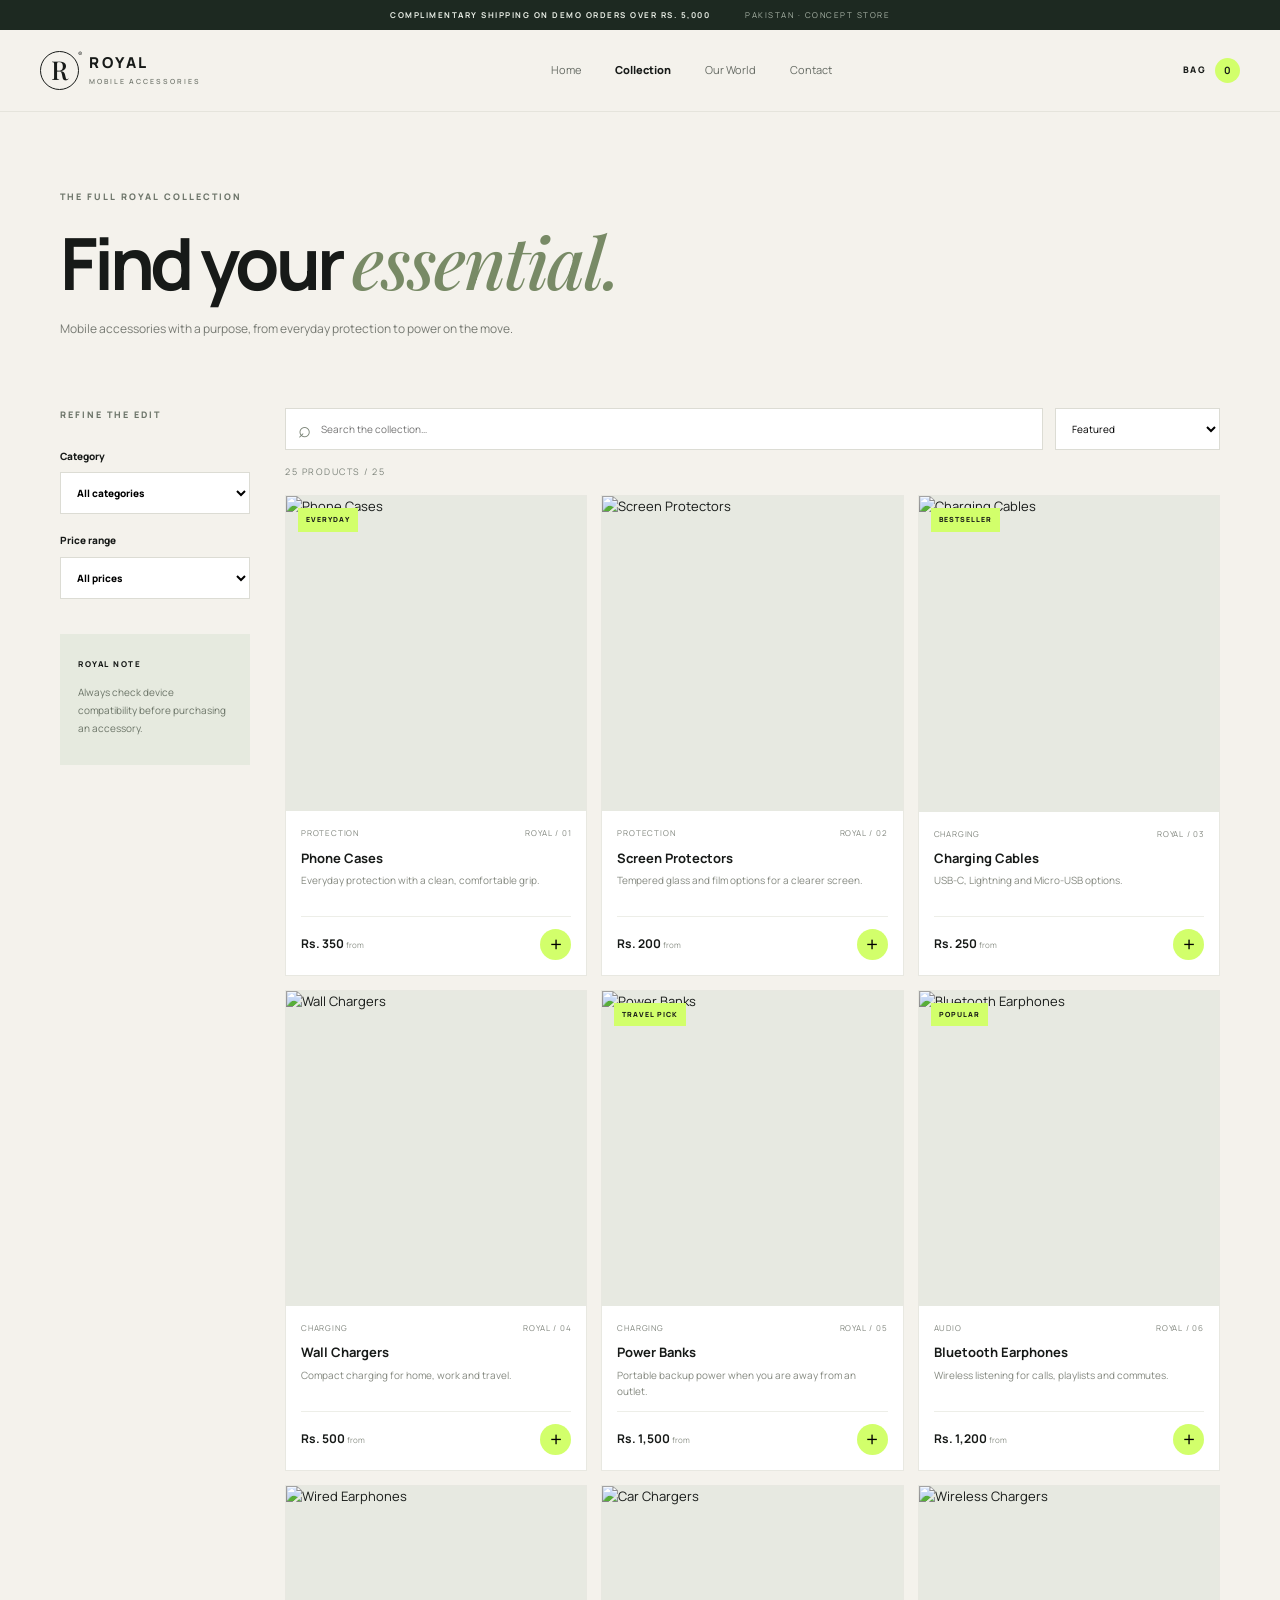
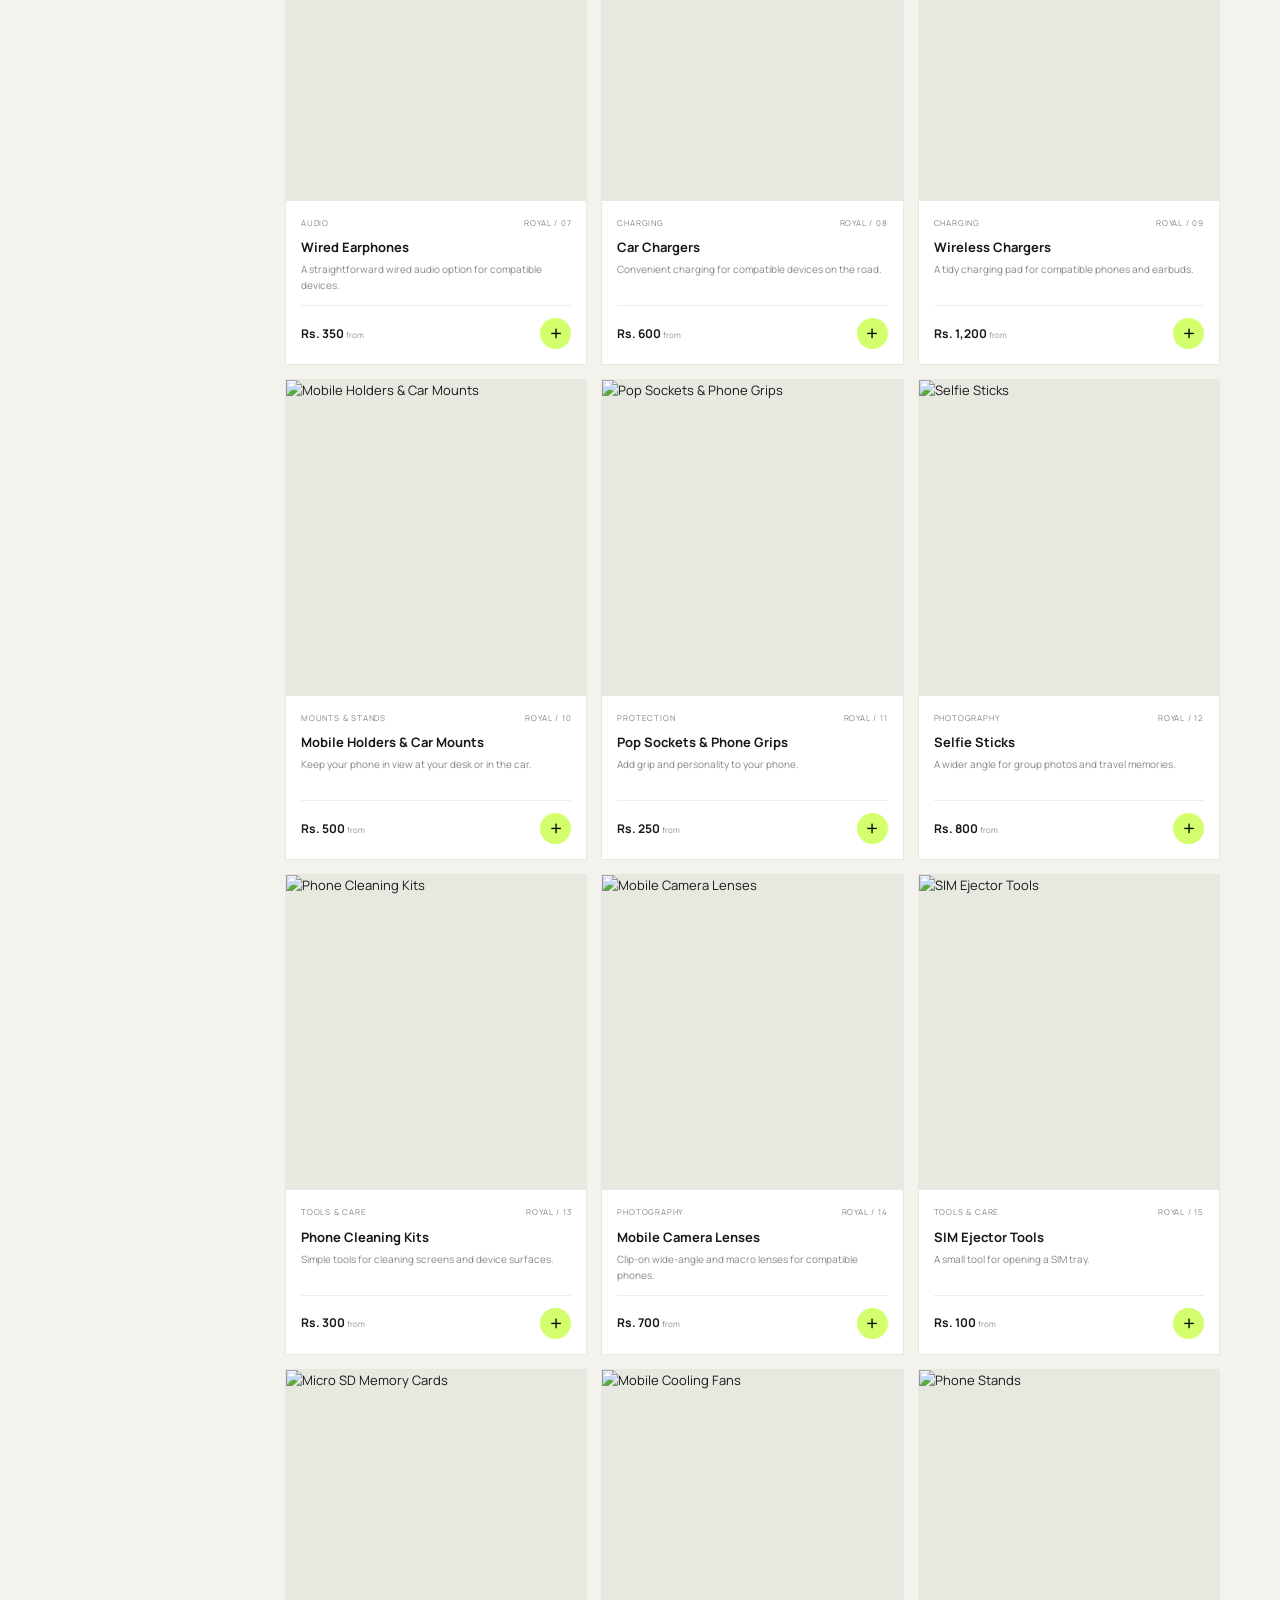
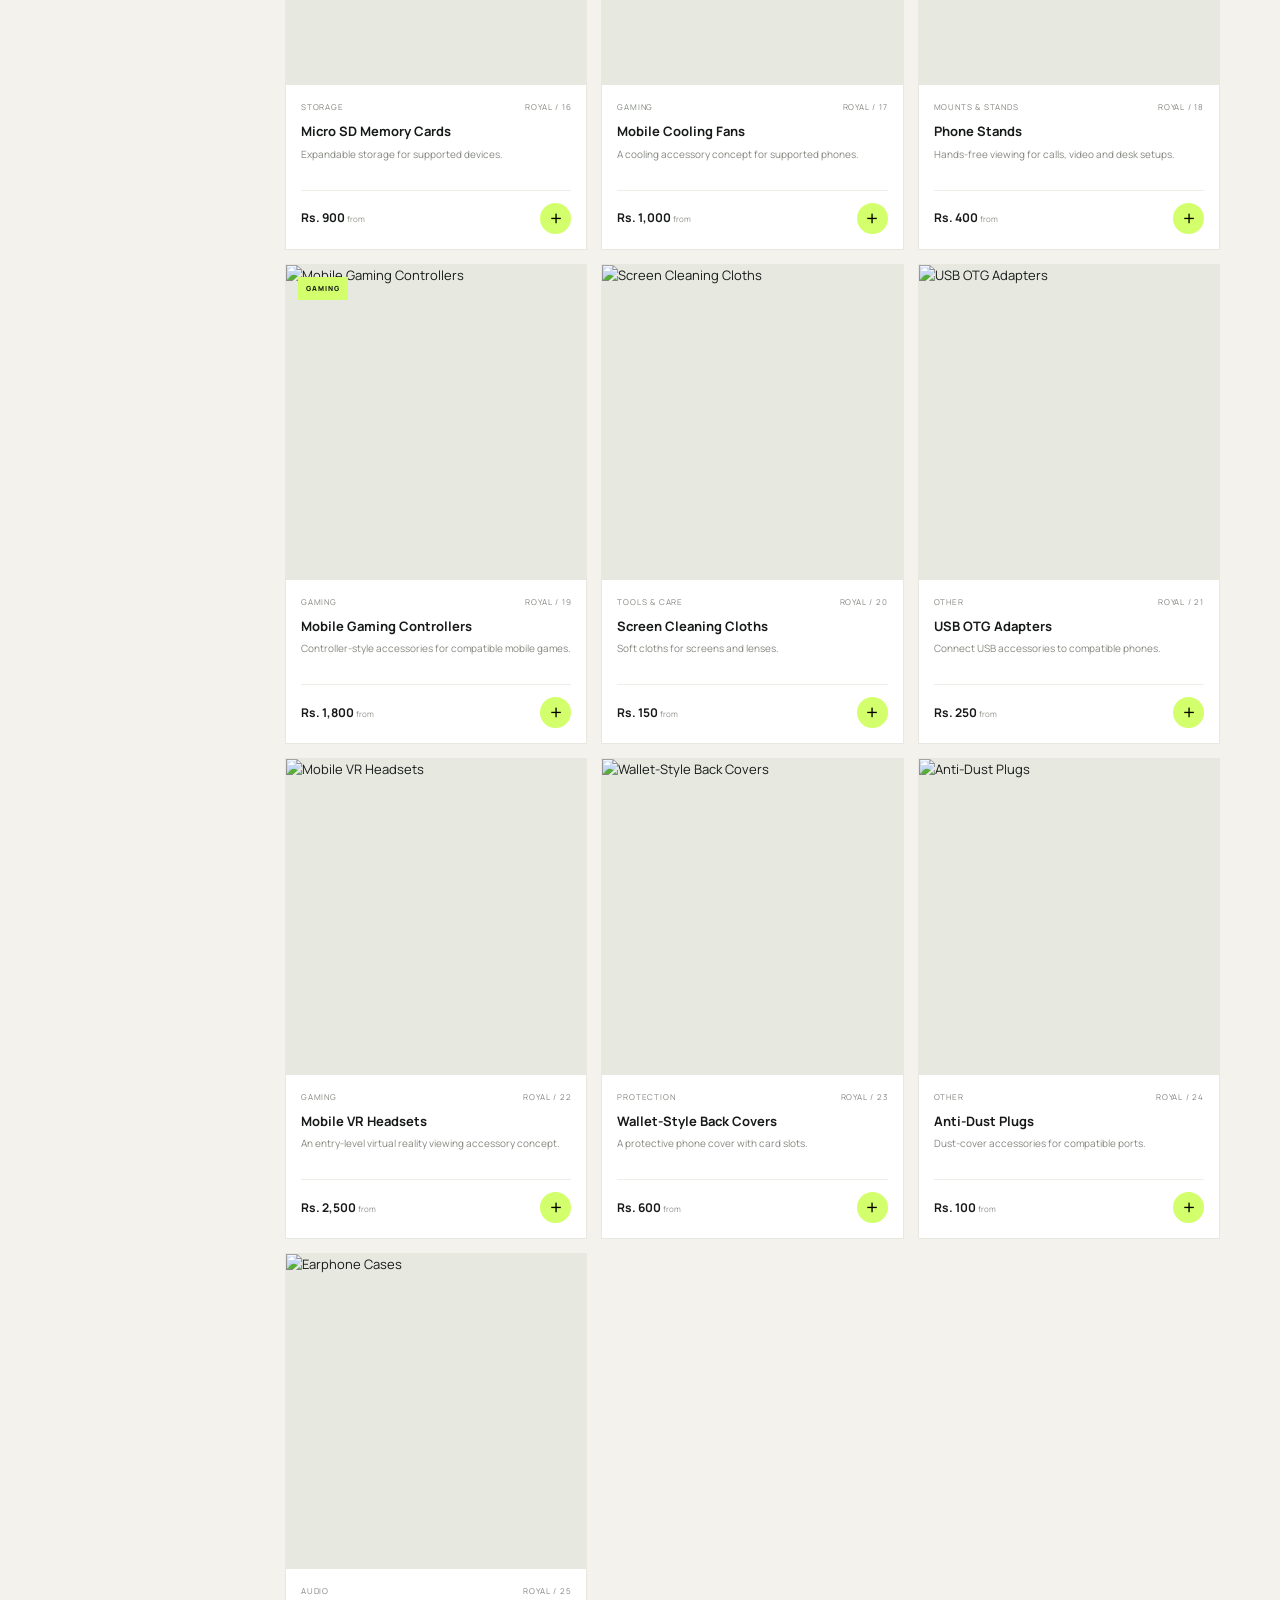
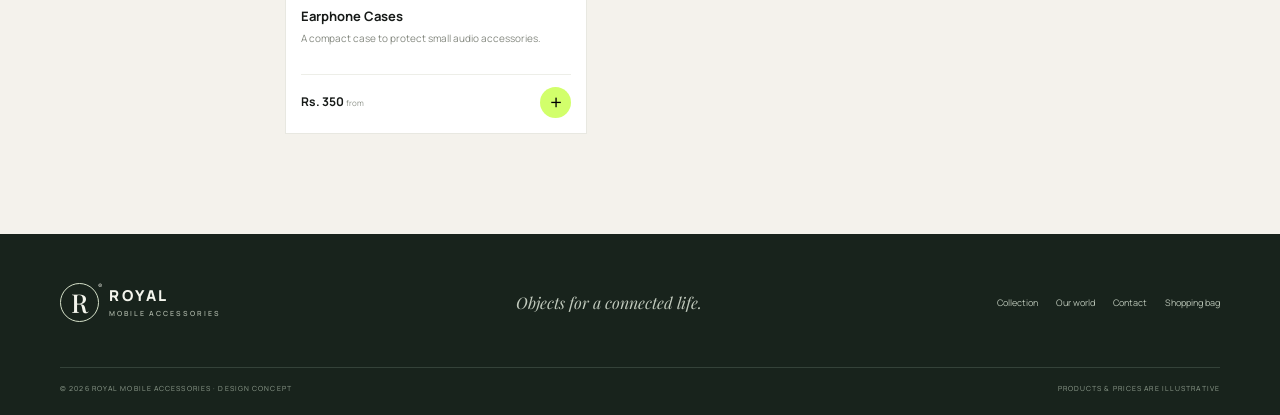
<file: shop.html>
<!DOCTYPE html><html lang="en"><head>
<!-- htmlaunch:enhanced:v2 -->
<link rel="icon" type="image/svg+xml" href="data:image/svg+xml;utf8,%3Csvg%20xmlns%3D%22http%3A%2F%2Fwww.w3.org%2F2000%2Fsvg%22%20width%3D%2264%22%20height%3D%2264%22%20viewBox%3D%220%200%2064%2064%22%3E%3Cdefs%3E%3ClinearGradient%20id%3D%22g%22%20x1%3D%220%22%20y1%3D%220%22%20x2%3D%221%22%20y2%3D%221%22%3E%3Cstop%20offset%3D%220%25%22%20stop-color%3D%22hsl(329%2C72%25%2C58%25)%22%2F%3E%3Cstop%20offset%3D%22100%25%22%20stop-color%3D%22hsl(359%2C72%25%2C44%25)%22%2F%3E%3C%2FlinearGradient%3E%3C%2Fdefs%3E%3Crect%20width%3D%2264%22%20height%3D%2264%22%20rx%3D%2214%22%20fill%3D%22url(%23g)%22%2F%3E%3Ctext%20x%3D%2232%22%20y%3D%2246%22%20text-anchor%3D%22middle%22%20font-family%3D%22ui-sans-serif%2Csystem-ui%2C-apple-system%2CSegoe%20UI%2Csans-serif%22%20font-size%3D%2238%22%20font-weight%3D%22800%22%20fill%3D%22%23ffffff%22%3EC%3C%2Ftext%3E%3C%2Fsvg%3E">
<meta name="theme-color" content="#59147b">
<meta name="description" content="Collection — ROYAL | deployed with HTMLaunch">
<link rel="canonical" href="https://muzzi-cloud.github.io/royal-mobile-accessories-2/">
<meta property="og:type" content="website">
<meta property="og:site_name" content="Collection — ROYAL">
<meta property="og:title" content="Collection — ROYAL">
<meta property="og:description" content="Collection — ROYAL | deployed with HTMLaunch">
<meta property="og:url" content="https://muzzi-cloud.github.io/royal-mobile-accessories-2/">
<meta property="og:locale" content="en_US">
<meta property="og:image" content="https://s.wordpress.com/mshots/v1/https%3A%2F%2Fmuzzi-cloud.github.io%2Froyal-mobile-accessories-2%2F?w=1200&h=630">
<meta property="og:image:alt" content="Collection — ROYAL">
<meta property="og:image:width" content="1200">
<meta property="og:image:height" content="630">
<meta name="twitter:card" content="summary_large_image">
<meta name="twitter:title" content="Collection — ROYAL">
<meta name="twitter:description" content="Collection — ROYAL | deployed with HTMLaunch">
<meta name="twitter:image" content="https://s.wordpress.com/mshots/v1/https%3A%2F%2Fmuzzi-cloud.github.io%2Froyal-mobile-accessories-2%2F?w=1200&h=630">
<meta name="twitter:image:alt" content="Collection — ROYAL">
<meta charset="UTF-8"><meta name="viewport" content="width=device-width,initial-scale=1"><title>Collection — ROYAL</title><link rel="stylesheet" href="style.css"></head><body><div class="topline">COMPLIMENTARY SHIPPING ON DEMO ORDERS OVER RS. 5,000 <span>PAKISTAN · CONCEPT STORE</span></div><header class="header"><a class="logo" href="index.html"><span class="logo-icon">R<span>®</span></span><span>ROYAL<small>MOBILE ACCESSORIES</small></span></a><nav id="nav"><a href="index.html">Home</a><a class="active" href="shop.html">Collection</a><a href="about.html">Our World</a><a href="contact.html">Contact</a></nav><a class="bag" href="cart.html">BAG <b class="cart-count">0</b></a><button class="hamburger" onclick="document.getElementById('nav').classList.toggle('show')" aria-label="Open navigation">☰</button></header><main><section class="page-title"><div class="eyebrow">THE FULL ROYAL COLLECTION</div><h1>Find your <em>essential.</em></h1><p>Mobile accessories with a purpose, from everyday protection to power on the move.</p></section><section class="shop-layout"><aside class="filters"><div class="eyebrow">REFINE THE EDIT</div><label>Category<select id="category-filter"><option value="All">All categories</option><option>Protection</option><option>Charging</option><option>Audio</option><option>Mounts & Stands</option><option>Tools & Care</option><option>Storage</option><option>Gaming</option><option>Photography</option><option>Other</option></select></label><label>Price range<select id="price-filter"><option value="999999">All prices</option><option value="500">Up to Rs. 500</option><option value="1000">Up to Rs. 1,000</option><option value="2000">Up to Rs. 2,000</option><option value="3000">Up to Rs. 3,000</option></select></label><div class="filter-tip"><span>ROYAL NOTE</span><p>Always check device compatibility before purchasing an accessory.</p></div></aside><div class="shop-results"><div class="shop-tools"><label class="search"><span>⌕</span><input id="product-search" type="search" placeholder="Search the collection…" aria-label="Search products"></label><select id="sort-products" aria-label="Sort products"><option value="featured">Featured</option><option value="low">Price: low to high</option><option value="high">Price: high to low</option><option value="az">Name: A–Z</option></select></div><p id="result-count" class="count"></p><div id="shop-products" class="product-grid shop-grid"></div><div id="empty-state" class="empty-state" hidden><h2>Nothing found.</h2><p>Try adjusting your filters.</p><button class="button primary" onclick="resetShop()">Reset filters</button></div></div></section></main><footer class="footer"><div class="footer-top"><a class="logo footer-logo" href="index.html"><span class="logo-icon">R<span>®</span></span><span>ROYAL<small>MOBILE ACCESSORIES</small></span></a><p>Objects for a connected life.</p><div class="footer-links"><a href="shop.html">Collection</a><a href="about.html">Our world</a><a href="contact.html">Contact</a><a href="cart.html">Shopping bag</a></div></div><div class="footer-bottom"><span>© 2026 ROYAL MOBILE ACCESSORIES · DESIGN CONCEPT</span><span>PRODUCTS & PRICES ARE ILLUSTRATIVE</span></div></footer><div id="toast" class="toast" role="status"></div><script src="products.js"></script><script src="app.js"></script></body></html>
</file>
<file: style.css>
@import url('https://fonts.googleapis.com/css2?family=DM+Sans:wght@400;500;600;700&family=Manrope:wght@400;500;600;700;800&family=Playfair+Display:ital,wght@0,500;0,600;1,500;1,600&display=swap');
:root{--ink:#171a18;--paper:#f4f2ec;--muted:#777a73;--line:#dcdcd4;--lime:#d2ff6b;--forest:#24362c;--white:#fff;--sans:'Manrope',Arial,sans-serif;--serif:'Playfair Display',Georgia,serif}
*{box-sizing:border-box}html{scroll-behavior:smooth}body{margin:0;background:var(--paper);color:var(--ink);font-family:var(--sans);font-size:13px;line-height:1.65}a{color:inherit;text-decoration:none}button,input,select,textarea{font:inherit}button{cursor:pointer}.topline{height:30px;background:#1d2921;color:#e9eee6;display:flex;align-items:center;justify-content:center;gap:35px;font-size:8px;font-weight:700;letter-spacing:1.5px}.topline span{font-weight:400;color:#aab5a8}.header{height:82px;padding:0 max(28px,calc((100% - 1200px)/2));display:flex;align-items:center;justify-content:space-between;gap:30px;border-bottom:1px solid #e5e4dc}.logo{display:flex;align-items:center;gap:10px;font-size:15px;font-weight:800;letter-spacing:2.5px;line-height:1.1}.logo small{display:block;font-size:7px;letter-spacing:2px;font-weight:600;margin-top:6px;color:#777c73}.logo-icon{width:39px;height:39px;display:grid;place-items:center;position:relative;border:1px solid var(--ink);border-radius:50%;font-family:var(--serif);font-size:26px;font-weight:500;letter-spacing:0}.logo-icon span{position:absolute;right:-4px;top:-2px;font:7px var(--sans)}nav{display:flex;gap:34px;align-items:center}nav a{font-size:11px;color:#666b64;transition:.2s}nav a:hover,nav a.active{color:var(--ink);font-weight:800}.bag{font-size:9px;font-weight:800;letter-spacing:1.5px;display:flex;align-items:center;gap:9px}.bag b{display:grid;place-items:center;background:var(--lime);border-radius:50%;width:25px;height:25px;font-size:10px;letter-spacing:0}.hamburger{display:none;border:0;background:none;font-size:23px}
.hero{display:grid;grid-template-columns:1fr 1.02fr;min-height:600px;border-bottom:1px solid var(--line);overflow:hidden}.hero-copy{padding:78px 40px 35px max(30px,calc((100vw - 1200px)/2))}.eyebrow{font-size:9px;letter-spacing:2px;font-weight:800;color:#6d756a;display:flex;align-items:center;gap:9px}.eyebrow i{width:6px;height:6px;border-radius:50%;background:#779b4e;display:inline-block}.hero h1{font-size:clamp(52px,6.4vw,86px);letter-spacing:-5px;line-height:.99;font-weight:600;margin:28px 0 23px}.hero h1 em,.page-title h1 em,.intro h2 em,.section-head h2 em,.banner-copy h2 em,.brand-note h2 em,.about-copy h2 em,.contact-info h2 em{font-family:var(--serif);font-weight:500;color:#788a66;letter-spacing:-2px}.hero-copy>p{max-width:360px;font-size:13px;color:#71756e;line-height:1.9}.actions{display:flex;align-items:center;gap:26px;margin-top:31px}.button{display:inline-flex;align-items:center;justify-content:center;gap:25px;padding:15px 20px;font-size:10px;font-weight:800;transition:transform .2s,background .2s;border:0}.button:hover{transform:translateY(-2px)}.button span{font-size:16px}.primary{background:var(--ink);color:#fff}.primary:hover{background:#33463a}.light{background:var(--lime);color:var(--ink)}.underlink{font-size:10px;font-weight:800;border-bottom:1px solid #9da397;padding-bottom:5px}.underlink span{margin-left:8px}.hero-foot{display:flex;gap:23px;margin-top:65px;font-size:8px;letter-spacing:1.2px;color:#8a8e85;font-weight:700}
.hero-scene{position:relative;min-height:600px;overflow:hidden;background:radial-gradient(ellipse at 52% 38%,#4a5a48 0%,#283a2e 40%,#1b2921 77%);perspective:1000px;isolation:isolate}.scene-glow{position:absolute;inset:0;background:radial-gradient(circle at 48% 36%,rgba(210,255,107,.18),transparent 40%)}.platform{position:absolute;left:14%;width:74%;height:190px;border-radius:50%;transform:rotateX(64deg) rotateZ(-12deg);box-shadow:0 30px 45px #101a14}.platform-back{top:51%;background:linear-gradient(140deg,#75816a,#384b3c 60%,#26372c);border:1px solid #8a987c}.platform-front{top:59%;left:21%;width:61%;height:130px;background:linear-gradient(145deg,#53624d,#1d2a22);border:1px solid #6c7b5d}.phone-shadow{position:absolute;z-index:2;top:21%;left:33%;width:35%;height:49%;background:#0c120e;filter:blur(25px);transform:rotate(-13deg) translate(18px,20px);border-radius:34px}.phone-3d{position:absolute;z-index:3;top:16%;left:32%;width:37%;height:51%;transform:rotate(-12deg) rotateY(-17deg);animation:float 6s ease-in-out infinite;filter:drop-shadow(14px 24px 15px rgba(0,0,0,.28))}.phone-frame{position:absolute;inset:0;border:5px solid #a9b29e;border-radius:31px;background:linear-gradient(110deg,#aab4a0,#313c32 20%,#0d1510 33%,#78876c 96%);padding:8px;box-shadow:inset 2px 0 3px #e5eadb,inset -3px 0 5px #0b110d}.phone-screen{position:relative;height:100%;border-radius:22px;overflow:hidden;background:linear-gradient(145deg,#d4ff72 0%,#a9d35b 37%,#384c34 38%,#14241b 100%);display:flex;flex-direction:column;align-items:center;color:#efffdb}.phone-screen:before{content:"";position:absolute;width:220%;height:65%;top:25%;left:-40%;border:1px solid rgba(255,255,255,.35);border-radius:50%;transform:rotate(-24deg)}.screen-camera{position:absolute;top:8px;width:32%;height:11px;background:#101610;border-radius:20px;z-index:2}.screen-time{margin-top:55px;font-size:clamp(25px,3.5vw,45px);font-weight:500;letter-spacing:-2px}.screen-date{font-size:6px;letter-spacing:2px;margin-top:2px}.screen-waves{display:flex;gap:7px;align-items:center;height:35%;margin-top:13px;z-index:1}.screen-waves span{width:5px;border-radius:9px;background:#d6ff78;box-shadow:0 0 12px rgba(210,255,107,.4)}.screen-waves span:nth-child(1),.screen-waves span:nth-child(5){height:18px}.screen-waves span:nth-child(2),.screen-waves span:nth-child(4){height:37px}.screen-waves span:nth-child(3){height:55px}.screen-bottom{position:absolute;bottom:18px;font-size:6px;letter-spacing:2px}.phone-side{position:absolute;right:-8px;top:20%;height:22%;width:7px;background:linear-gradient(90deg,#66715e,#a7b39a);border-radius:0 5px 5px 0}.camera-lens{position:absolute;width:25px;height:25px;border-radius:50%;background:radial-gradient(circle at 35% 30%,#657d7c 0 8%,#111c1b 15% 38%,#77836d 42% 49%,#131a14 53%);border:2px solid #a3ad98;box-shadow:0 2px 5px #111}.l1{top:12px;left:12px}.l2{top:43px;left:12px}.l3{top:12px;left:43px}.floating-orb{position:absolute;border-radius:50%;background:linear-gradient(145deg,#e6ff9c,#9dbb64 40%,#384d36 76%,#1b2b21);box-shadow:inset -8px -12px 18px rgba(0,0,0,.3),inset 4px 5px 8px rgba(255,255,255,.5),0 22px 30px rgba(0,0,0,.22)}.orb-one{width:64px;height:64px;top:18%;right:13%;animation:float 5s ease-in-out infinite reverse}.orb-two{width:28px;height:28px;bottom:24%;left:17%;background:linear-gradient(145deg,#e7f6cf,#768b5f 70%,#263b2a)}.floating-label{position:absolute;z-index:4;font-size:8px;letter-spacing:1.5px;color:#dce8d3}.floating-label b{color:var(--lime)}.label-top{top:10%;left:10%}.label-bottom{bottom:11%;right:10%;display:grid;gap:5px;text-align:right}.label-bottom b{color:var(--lime);font-size:7px}.scene-caption{position:absolute;bottom:10px;left:10%;font-size:7px;letter-spacing:1.6px;color:#8b9c85}
@keyframes float{0%,100%{transform:rotate(-12deg) rotateY(-17deg) translateY(0)}50%{transform:rotate(-10deg) rotateY(-13deg) translateY(-13px)}}
.ticker{background:var(--lime);overflow:hidden;white-space:nowrap;padding:13px 0;font-size:9px;font-weight:800;letter-spacing:2px}.ticker div{word-spacing:12px;animation:marquee 28s linear infinite}.ticker span{margin:0 18px;color:#6c8152}@keyframes marquee{to{transform:translateX(-20%)}}.section-wrap{width:min(1160px,calc(100% - 60px));margin:auto}.intro{text-align:center;padding:95px 0 65px}.intro .eyebrow{justify-content:center}.intro h2,.section-head h2,.banner-copy h2,.brand-note h2,.about-copy h2{font-size:48px;line-height:1.15;letter-spacing:-2.5px;font-weight:600;margin:16px 0}.intro p{max-width:420px;margin:0 auto;color:var(--muted);font-size:12px;line-height:1.9}.featured{padding-bottom:100px}.section-head{display:flex;justify-content:space-between;align-items:end;margin-bottom:28px}.section-head h2{font-size:42px;margin:9px 0 0}.section-head>.underlink{margin-bottom:8px}.product-grid{display:grid;grid-template-columns:repeat(4,minmax(0,1fr));gap:16px}.product-card{background:#fff;min-width:0;transition:transform .25s,box-shadow .25s;border:1px solid #e8e8e1}.product-card:hover{transform:translateY(-5px);box-shadow:0 20px 40px rgba(20,35,24,.1)}.product-image{display:block;aspect-ratio:1/1.05;position:relative;overflow:hidden;background:#e7e9e1}.product-image img{width:100%;height:100%;object-fit:cover;display:block;transition:transform .5s}.product-card:hover .product-image img{transform:scale(1.06)}.tag{position:absolute;left:12px;top:12px;padding:6px 8px;background:var(--lime);font-size:7px;letter-spacing:1px;font-weight:800}.image-overlay{position:absolute;bottom:10px;left:10px;right:10px;background:rgba(248,248,241,.94);text-align:center;padding:9px;font-size:8px;font-weight:800;letter-spacing:1px;opacity:0;transform:translateY(8px);transition:.2s}.product-card:hover .image-overlay{opacity:1;transform:translateY(0)}.product-details{padding:15px}.product-meta{font-size:8px;color:#81867e;text-transform:uppercase;letter-spacing:.8px;display:flex;justify-content:space-between;gap:5px}.product-details h3{font-size:13px;margin:9px 0 5px;line-height:1.4}.product-details p{font-size:10px;line-height:1.6;color:#858980;min-height:32px;margin:0}.product-price{display:flex;justify-content:space-between;align-items:center;border-top:1px solid #edeee8;padding-top:12px;margin-top:12px}.product-price strong{font-size:12px}.product-price small{font-size:8px;font-weight:400;color:#8b9087}.product-price button{border:0;background:var(--lime);width:31px;height:31px;border-radius:50%;font-size:21px;line-height:1;transition:transform .2s}.product-price button:hover{transform:rotate(90deg)}
.feature-banner{display:grid;grid-template-columns:1fr 1fr;min-height:370px;background:#25372b;color:#f7f8f0}.banner-art{position:relative;overflow:hidden;background:radial-gradient(circle at 50% 45%,#5e714f,#2a3b2e 60%,#1a2920)}.disc{position:absolute;border-radius:50%;box-shadow:inset -20px -25px 30px rgba(0,0,0,.35),inset 12px 9px 14px rgba(255,255,255,.2),0 30px 45px rgba(0,0,0,.25)}.disc-back{width:230px;height:230px;left:24%;top:15%;background:linear-gradient(140deg,#c4d5a7,#546b4d 55%,#23372a)}.disc-front{width:170px;height:170px;left:38%;top:30%;background:linear-gradient(145deg,#ebf1d7,#879d72 45%,#2d4031);border:1px solid #afc29b}.banner-cable{position:absolute;width:240px;height:125px;border:8px solid #b4c99b;border-radius:50%;left:15%;top:45%;transform:rotate(-35deg);filter:drop-shadow(5px 10px 5px #1b281e)}.banner-caption{position:absolute;bottom:25px;left:30px;font-size:8px;letter-spacing:2px;color:#c8d6b8}.banner-copy{padding:55px 12% 55px 10%;align-self:center}.banner-copy .eyebrow{color:#b9c6b1}.banner-copy h2{font-size:42px;color:#fff}.banner-copy h2 em{color:var(--lime)}.banner-copy p{font-size:11px;color:#c0c8bd;max-width:360px;line-height:1.9;margin:20px 0 25px}
.categories{padding-top:100px;padding-bottom:100px}.category-row{display:grid;grid-template-columns:repeat(3,1fr);gap:15px}.category-tile{padding:22px 24px 25px;min-height:255px;position:relative;overflow:hidden;transition:transform .2s}.category-tile:hover{transform:translateY(-4px)}.category-tile>span{font-size:8px;letter-spacing:1.4px;font-weight:800}.tile-1{background:#dfe8d2}.tile-2{background:#e5e0d8}.tile-3{background:#dce4dd}.cat-art{position:absolute;right:24px;top:27px;font-family:var(--serif);font-size:78px;color:rgba(30,52,35,.22)}.category-tile h3{font-size:22px;margin:85px 0 0;letter-spacing:-.7px}.category-tile p{font-size:10px;color:#687267}.category-tile>b{position:absolute;right:22px;bottom:22px;border:1px solid #9da997;border-radius:50%;width:30px;height:30px;display:grid;place-items:center}.brand-note{background:#e8e8df;display:flex;align-items:center;justify-content:space-between;padding:50px max(30px,calc((100% - 1160px)/2));gap:25px}.brand-note-mark{width:95px;height:95px;display:grid;place-items:center;border:1px solid #9eaa94;border-radius:50%;font-family:var(--serif);font-size:60px;color:#41543a}.brand-note h2{font-size:34px;margin:8px 0}.brand-note .eyebrow{font-size:8px}.footer{background:#18231c;color:#f4f5ed;padding:40px max(30px,calc((100% - 1160px)/2)) 20px}.footer-top{display:flex;align-items:center;justify-content:space-between;gap:25px}.footer-logo .logo-icon{border-color:#d4e0c8}.footer-logo small{color:#a5afa1}.footer-top>p{font-family:var(--serif);font-style:italic;font-size:16px;color:#c0c9bc}.footer-links{display:flex;gap:18px;flex-wrap:wrap}.footer-links a{font-size:9px;color:#b9c4b6}.footer-bottom{border-top:1px solid #344239;margin-top:35px;padding-top:15px;display:flex;justify-content:space-between;gap:10px;font-size:7px;letter-spacing:1.1px;color:#8f9d8e}
.page-title{padding:78px max(30px,calc((100% - 1160px)/2)) 55px}.page-title h1{font-size:clamp(46px,6vw,72px);line-height:1.03;letter-spacing:-4px;margin:18px 0}.page-title>p{max-width:520px;color:var(--muted);font-size:12px;line-height:1.9}.shop-layout{width:min(1160px,calc(100% - 60px));margin:auto;display:grid;grid-template-columns:190px 1fr;gap:35px;padding-bottom:100px}.filters>.eyebrow{margin-bottom:25px}.filters label{display:block;font-size:10px;font-weight:800;margin:18px 0}.filters select,.shop-tools select{display:block;width:100%;padding:12px;background:#fff;border:1px solid var(--line);font-size:10px;margin-top:8px;outline:none}.filter-tip{margin-top:35px;background:#e6eadf;padding:18px}.filter-tip span{font-size:8px;letter-spacing:1.5px;font-weight:800}.filter-tip p{font-size:10px;color:#6c7568;line-height:1.8}.shop-tools{display:flex;gap:12px}.search{display:flex;align-items:center;gap:10px;background:#fff;border:1px solid var(--line);padding:0 12px;flex:1}.search span{font-size:22px;color:#778073}.search input{border:0;outline:0;background:transparent;padding:12px 0;width:100%;font-size:10px}.shop-tools select{width:165px;margin:0}.count{font-size:9px;letter-spacing:1.5px;color:#7c837a;margin:15px 0}.shop-grid{grid-template-columns:repeat(3,minmax(0,1fr));gap:14px}.empty-state{padding:50px;background:#fff;text-align:center}.empty-state h2{font-family:var(--serif);font-size:30px}.empty-state p{color:var(--muted)}.toast{position:fixed;bottom:24px;left:50%;transform:translate(-50%,15px);opacity:0;pointer-events:none;background:var(--ink);color:#fff;padding:13px 22px;font-size:10px;z-index:10;transition:.25s}.toast.visible{opacity:1;transform:translate(-50%,0)}
.cart-layout,.checkout-layout{width:min(1160px,calc(100% - 60px));margin:auto;display:grid;grid-template-columns:1fr 320px;gap:35px;padding-bottom:100px;align-items:start}.cart-item{display:grid;grid-template-columns:95px 1fr auto auto;gap:16px;align-items:center;padding:18px 0;border-bottom:1px solid var(--line)}.cart-item>img{width:95px;height:95px;object-fit:cover}.cart-item-copy small{font-size:8px;color:#7b8478;text-transform:uppercase;letter-spacing:1px}.cart-item-copy h3{font-size:13px;margin:5px 0}.cart-item-copy>b{font-size:11px}.remove{display:block;background:none;border:0;padding:0;text-decoration:underline;color:#7a8078;font-size:9px;margin-top:8px}.qty{display:flex;align-items:center;border:1px solid var(--line);height:31px}.qty button{border:0;background:none;width:28px;height:29px}.qty span{font-size:10px;min-width:16px;text-align:center}.line-total{font-size:11px;white-space:nowrap}.summary{background:#fff;border:1px solid var(--line);padding:25px}.summary h2{font-family:var(--serif);font-size:28px;font-weight:500;margin:10px 0 24px}.sumline{display:flex;justify-content:space-between;gap:10px;padding:13px 0;border-bottom:1px solid #efefe8;font-size:10px}.sumline>span{color:#737a71}.sumline b{font-size:11px}.sumline.total{border:0;margin-top:7px;font-weight:800}.sumline.total b{font-size:16px}.summary>p{font-size:9px;color:#878d83;line-height:1.7;margin:16px 0}.wide{width:100%;margin:8px 0 18px}.center{display:block;width:max-content;margin:0 auto}.disabled{opacity:.4;pointer-events:none}.empty-cart{text-align:center;padding:70px 20px}.empty-cart>div{font-family:var(--serif);font-size:70px;color:#9cac8d}.empty-cart h2{font-family:var(--serif);font-size:28px;font-weight:500}.empty-cart p{font-size:11px;color:var(--muted);margin-bottom:22px}.checkout-layout{grid-template-columns:1fr 330px}.checkout-form{background:#fff;border:1px solid var(--line);padding:28px}.checkout-form h2{font-family:var(--serif);font-weight:500;font-size:27px;margin:10px 0 22px}.form-grid{display:grid;grid-template-columns:1fr 1fr;gap:15px}.form-grid label,.contact-form label{display:block;font-size:10px;font-weight:800;margin-bottom:15px}.form-grid input,.form-grid textarea,.contact-form input,.contact-form select,.contact-form textarea{display:block;width:100%;margin-top:7px;border:1px solid var(--line);padding:12px;background:#fafaf6;outline:none;font-size:10px;font-weight:400;resize:vertical}.form-grid .full{grid-column:1/-1}.sub-eye{margin:12px 0 15px}.radio{display:flex;gap:10px;padding:14px;border:1px solid var(--line);margin:10px 0;font-size:10px}.radio input{accent-color:#334d38}.radio small{display:block;font-size:9px;color:var(--muted);margin-top:4px}.form-note{font-size:9px;color:#828a7e;line-height:1.7}.checkout-item{display:flex;justify-content:space-between;gap:10px;border-bottom:1px solid #eee;padding:11px 0;font-size:10px}.checkout-item small{color:var(--muted)}.checkout-item b{white-space:nowrap}.demo-result{width:min(1160px,calc(100% - 60px));margin:0 auto 70px;background:#e5eadc;padding:28px}.demo-result h2{font-family:var(--serif);font-size:28px;font-weight:500}.demo-result p{font-size:11px}
.about-scene{width:min(1160px,calc(100% - 60px));margin:0 auto 75px;display:grid;grid-template-columns:1fr 1fr;min-height:400px;background:#e7e8df}.about-3d{position:relative;min-height:400px;background:radial-gradient(circle at 50% 45%,#4c5d46,#1d2e23);overflow:hidden;perspective:800px}.about-disc{position:absolute;width:240px;height:240px;left:20%;top:25%;border-radius:50%;background:linear-gradient(140deg,#d5e8bd,#617858 55%,#1b2b20);box-shadow:inset -20px -25px 30px #18251b,inset 8px 8px 14px #d0dfbc,0 30px 35px #142017;transform:rotateX(58deg) rotateZ(-22deg)}.about-phone{position:absolute;width:100px;height:190px;left:42%;top:21%;border-radius:18px;background:linear-gradient(110deg,#c1ceb1,#374739 20%,#0c1710 70%,#9daa8f);border:4px solid #bbc8ac;transform:rotate(-25deg) rotateY(-20deg);box-shadow:15px 20px 20px #132016}.about-cube{position:absolute;width:65px;height:65px;right:15%;top:20%;background:linear-gradient(135deg,#eff9dc,#a7c27c 40%,#526c43);transform:rotate(30deg) skewY(-8deg);box-shadow:12px 16px 20px #162319}.about-3d>span{position:absolute;bottom:20px;left:22px;font-size:8px;letter-spacing:2px;color:#b5c4a8}.about-copy{padding:40px;align-self:center}.about-copy h2{font-size:36px}.about-copy p{font-size:11px;line-height:1.9;color:#747a70;margin:17px 0}.values{width:min(1160px,calc(100% - 60px));margin:0 auto;padding-bottom:90px;display:grid;grid-template-columns:repeat(3,1fr);gap:20px}.values>div{border-top:1px solid #aeb7a6;padding-top:17px}.values span{font-family:var(--serif);font-size:23px;color:#849477}.values h3{font-family:var(--serif);font-weight:500;font-size:22px;margin:8px 0}.values p{font-size:10px;color:var(--muted)}
.contact-layout{width:min(1160px,calc(100% - 60px));margin:auto;display:grid;grid-template-columns:.85fr 1fr;gap:65px;padding-bottom:100px}.contact-info{background:#e5e9de;padding:35px}.contact-info h2{font-size:39px;line-height:1.2;letter-spacing:-1.5px;margin:15px 0}.contact-info>p{font-size:11px;color:#727b6f;line-height:1.9}.contact-detail{display:flex;gap:12px;align-items:center;margin-top:24px}.contact-detail>span{width:35px;height:35px;display:grid;place-items:center;border-radius:50%;background:var(--lime);font-size:16px}.contact-detail b{font-size:10px}.contact-detail p{margin:3px 0;font-size:10px;color:#697267}.contact-detail small{font-size:8px}.contact-warning{margin-top:35px;border-top:1px solid #c8d0c0;padding-top:15px;font-size:8px;font-weight:800;letter-spacing:1.5px}.contact-warning p{font-size:10px;letter-spacing:0;font-weight:400;line-height:1.8;color:#70796e}.contact-form{padding:30px;background:#fff;border:1px solid var(--line)}.contact-form h2{font-family:var(--serif);font-size:27px;font-weight:500;margin:10px 0 22px}.contact-form label{margin-bottom:15px}
@media(max-width:900px){.header{gap:15px}nav{gap:17px}.hero{min-height:520px}.hero-copy{padding-left:28px}.hero h1{font-size:62px}.hero-scene{min-height:520px}.product-grid{grid-template-columns:repeat(2,minmax(0,1fr))}.shop-grid{grid-template-columns:repeat(2,minmax(0,1fr))}.footer-top{flex-wrap:wrap}.cart-layout,.checkout-layout{grid-template-columns:1fr 280px;gap:20px}.cart-item{grid-template-columns:75px 1fr auto;gap:12px}.cart-item>img{width:75px;height:75px}.line-total{grid-column:2}.about-copy{padding:25px}.contact-layout{gap:25px}}
@media(max-width:640px){.topline{height:auto;min-height:28px;padding:6px 8px;font-size:6px;letter-spacing:.7px;gap:8px;flex-wrap:wrap}.topline span{font-size:6px}.header{height:70px;padding:0 16px;gap:10px}.logo{font-size:11px;letter-spacing:1.5px;gap:7px}.logo-icon{width:32px;height:32px;font-size:21px}.logo small{font-size:6px;letter-spacing:1.2px}.header nav{display:none;position:absolute;top:70px;left:0;right:0;background:var(--paper);padding:20px;z-index:9;flex-direction:column;align-items:flex-start;border-bottom:1px solid var(--line)}.header nav.show{display:flex}.hamburger{display:block;order:4}.bag{margin-left:auto;font-size:8px}.bag b{width:22px;height:22px}.hero{grid-template-columns:1fr}.hero-copy{padding:55px 22px 30px}.hero h1{font-size:58px;letter-spacing:-3px}.hero-foot{margin-top:40px;gap:14px;font-size:7px}.hero-scene{min-height:440px}.phone-3d{width:36%;height:55%;left:31%;top:15%}.phone-shadow{top:19%;height:52%}.platform{top:52%}.orb-one{right:10%;top:17%;width:48px;height:48px}.orb-two{left:13%;bottom:21%}.ticker{font-size:8px}.section-wrap{width:calc(100% - 36px)}.intro{padding:65px 0 45px}.intro h2,.section-head h2{font-size:35px;letter-spacing:-1.5px}.featured{padding-bottom:65px}.section-head{gap:12px}.section-head>.underlink{font-size:9px;white-space:nowrap}.product-grid,.shop-grid{grid-template-columns:repeat(2,minmax(0,1fr));gap:10px}.product-details{padding:10px}.product-details h3{font-size:11px}.product-details p{font-size:9px;min-height:45px}.product-meta{font-size:7px}.product-price strong{font-size:10px}.product-price small{font-size:7px}.product-price button{width:28px;height:28px}.feature-banner{grid-template-columns:1fr}.banner-art{min-height:280px}.disc-back{width:190px;height:190px;left:23%;top:12%}.disc-front{width:140px;height:140px;left:38%;top:27%}.banner-cable{width:190px;height:100px;top:45%}.banner-copy{padding:35px 25px 40px}.banner-copy h2{font-size:36px}.categories{padding-top:65px;padding-bottom:65px}.category-row{grid-template-columns:1fr}.category-tile{min-height:220px}.category-tile h3{margin-top:60px}.brand-note{padding:32px 22px;gap:14px;flex-wrap:wrap}.brand-note-mark{width:60px;height:60px;font-size:39px}.brand-note h2{font-size:25px}.brand-note .underlink{margin-left:auto}.footer{padding:30px 20px 18px}.footer-top{align-items:flex-start;flex-direction:column;gap:17px}.footer-links{gap:16px}.footer-bottom{flex-direction:column;font-size:6px;gap:8px;margin-top:25px}.page-title{padding:55px 20px 35px}.page-title h1{font-size:47px;letter-spacing:-2.5px}.shop-layout,.cart-layout,.checkout-layout,.contact-layout,.about-scene,.values{width:calc(100% - 36px)}.shop-layout{grid-template-columns:1fr;gap:20px;padding-bottom:65px}.filters{display:grid;grid-template-columns:1fr 1fr;gap:0 12px}.filters>.eyebrow,.filter-tip{grid-column:1/-1}.filters>.eyebrow{margin-bottom:5px}.filters label{margin:10px 0}.filter-tip{margin-top:10px}.shop-tools{flex-direction:column}.shop-tools select{width:100%}.cart-layout,.checkout-layout{grid-template-columns:1fr;padding-bottom:65px}.cart-item{grid-template-columns:62px 1fr auto;gap:10px}.cart-item>img{width:62px;height:70px}.cart-item-copy h3{font-size:11px}.cart-item-copy>b,.line-total{font-size:10px}.qty button{width:22px}.summary{padding:20px}.checkout-form{padding:20px}.form-grid{grid-template-columns:1fr;gap:0}.form-grid .full{grid-column:auto}.about-scene{grid-template-columns:1fr;margin-bottom:45px}.about-3d{min-height:300px}.about-copy{padding:25px}.about-copy h2{font-size:32px}.values{grid-template-columns:1fr;padding-bottom:65px;gap:0}.values>div{padding:15px 0}.contact-layout{grid-template-columns:1fr;gap:20px;padding-bottom:65px}.contact-info,.contact-form{padding:23px}.demo-result{width:calc(100% - 36px)}}@media(prefers-reduced-motion:reduce){*,*::before,*::after{animation:none!important;scroll-behavior:auto!important;transition:none!important}}
</file>
